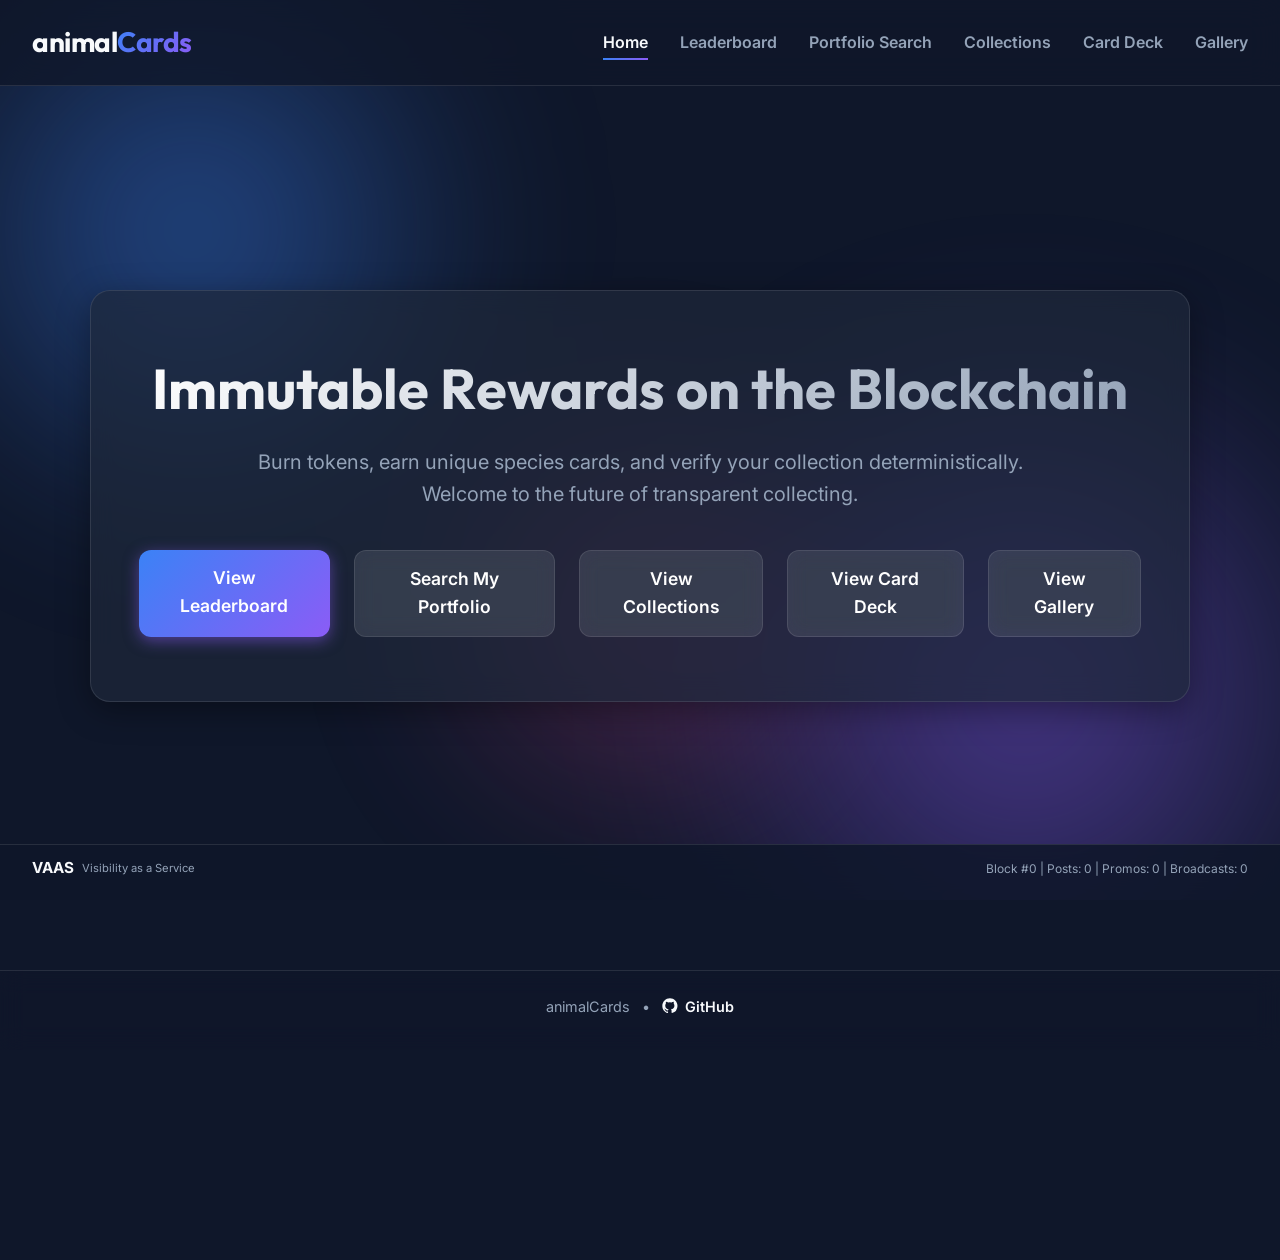
<file: index.html>
<!DOCTYPE html>
<html lang="en">
<head>
    <meta charset="UTF-8">
    <meta name="viewport" content="width=device-width, initial-scale=1.0">
    <meta name="description" content="Blockchain Wildlife Card System - View top token burners and search for earned wildlife cards verifiable on the Steem blockchain.">
    <title>animalCards</title>
    <link href="https://fonts.googleapis.com/css2?family=Inter:wght@300;400;600;800&family=Outfit:wght@400;700&display=swap" rel="stylesheet">
    <link rel="stylesheet" href="style.css?v=20">
    <link rel="stylesheet" href="vaas.css?v=2">
</head>
<body>
    <div class="background-blobs">
        <div class="blob blob-1"></div>
        <div class="blob blob-2"></div>
        <div class="blob blob-3"></div>
    </div>

    <header class="glass-header">
        <div class="container header-container">
            <a href="index.html" class="logo">animal<span>Cards</span></a>
            <nav class="nav-links">
                <a href="index.html" class="active">Home</a>
                <a href="leaderboard.html">Leaderboard</a>
                <a href="search.html">Portfolio Search</a>
                <a href="collections.html">Collections</a>
                <a href="deck.html">Card Deck</a>
                <a href="gallery.html">Gallery</a>
            </nav>
        </div>
    </header>

    <main class="container hero-section">
        <div class="hero-content glass-panel">
            <h2 class="hero-title">Immutable Rewards on the Blockchain</h2>
            <p class="hero-subtitle">Burn tokens, earn unique species cards, and verify your collection deterministically. Welcome to the future of transparent collecting.</p>
            <div class="hero-actions">
                <a href="leaderboard.html" class="btn btn-primary">View Leaderboard</a>
                <a href="search.html" class="btn btn-secondary">Search My Portfolio</a>
                <a href="collections.html" class="btn btn-secondary">View Collections</a>
                <a href="deck.html" class="btn btn-secondary">View Card Deck</a>
                <a href="gallery.html" class="btn btn-secondary">View Gallery</a>
            </div>
        </div>
    </main>

    <footer class="vaas-footer">
        <div class="container">
            <div id="vaas-mount"></div>
        </div>
    </footer>

    <footer class="site-footer">
        <div class="container footer-container">
            <span>animalCards</span>
            <span>•</span>
            <a href="https://github.com/remlaps/animalCards" target="_blank" rel="noopener noreferrer">
                <svg class="footer-github-icon" viewBox="0 0 24 24" fill="currentColor" aria-hidden="true">
                    <path d="M12 .5C5.7.5.5 5.7.5 12c0 5.1 3.3 9.4 7.9 10.9.6.1.8-.2.8-.6v-2c-3.2.7-3.9-1.5-3.9-1.5-.5-1.3-1.3-1.7-1.3-1.7-1-.7.1-.7.1-.7 1.2.1 1.8 1.2 1.8 1.2 1 1.8 2.7 1.3 3.4 1 .1-.8.4-1.3.7-1.6-2.5-.3-5.1-1.2-5.1-5.5 0-1.2.4-2.2 1.1-3-.1-.3-.5-1.4.1-2.9 0 0 .9-.3 3 1.1a10 10 0 0 1 5.5 0c2.1-1.4 3-1.1 3-1.1.6 1.5.2 2.6.1 2.9.7.8 1.1 1.8 1.1 3 0 4.3-2.6 5.2-5.1 5.5.4.3.8 1 .8 2.1v3c0 .3.2.7.8.6A11.5 11.5 0 0 0 23.5 12C23.5 5.7 18.3.5 12 .5z"/>
                </svg>
                GitHub
            </a>
        </div>
    </footer>

    <script src="header.js?v=1"></script>
    <script src="card-resolver.js?v=2"></script>
<script src="difficulty.js?v=6"></script>
    <script src="blockchain-api.js?v=46"></script>
    <script src="vaas.js?v=6"></script>
    <script>
        // Drop-in VAAS widget — adopts animalCards' glass design tokens.
        // scope: 'origin' shares one widget state across all animalCards pages
        // so the ticker stays consistent when navigating between them.
        VAAS.init({
            scope: 'origin',
            theme: {
                cardBg: 'var(--glass-bg)',
                muted: 'var(--text-secondary)',
                border: 'var(--glass-border)'
            }
        }).mount('#vaas-mount');
    </script>
</body>
</html>
</file>
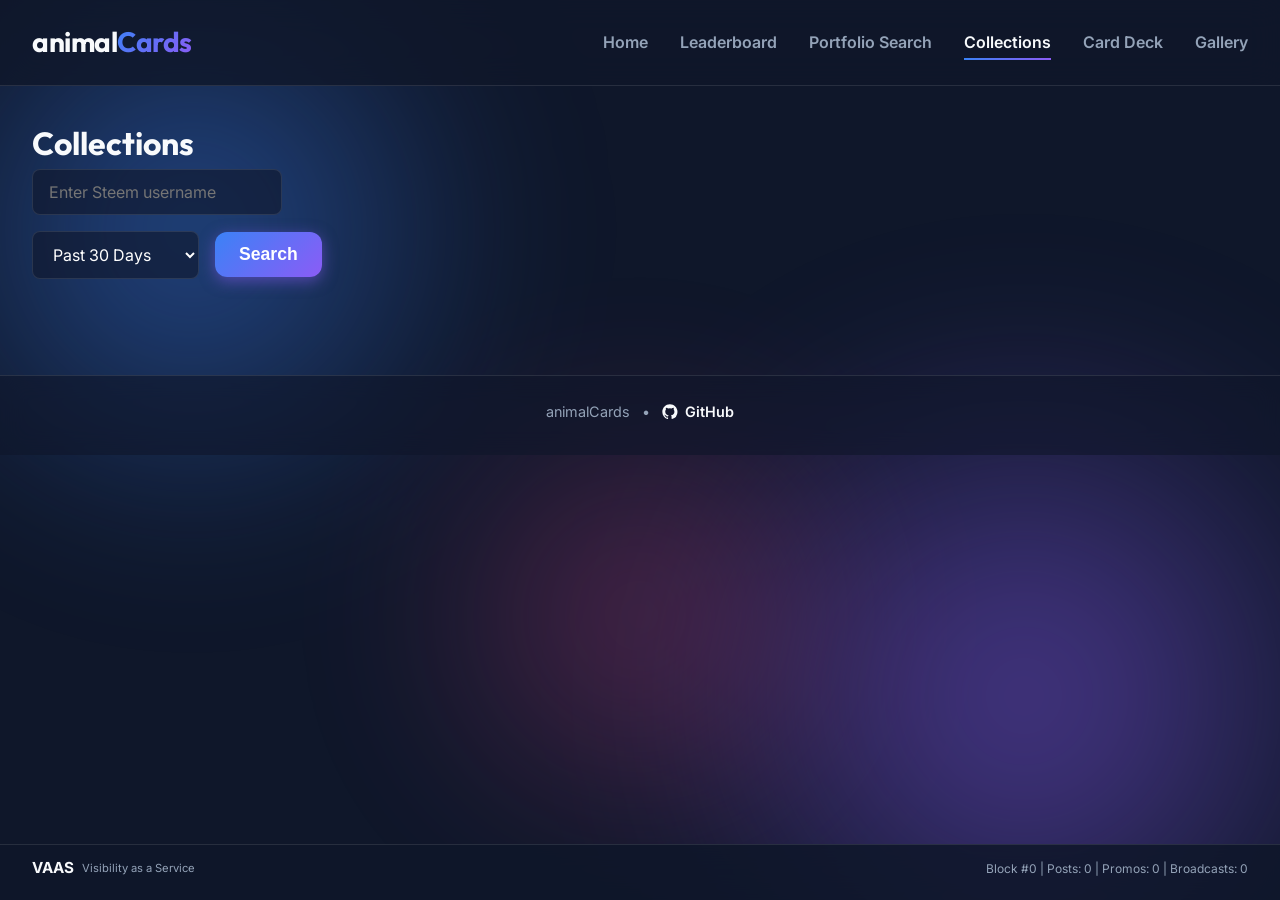
<file: collections.html>
<!DOCTYPE html>
<html lang="en">
<head>
    <meta charset="UTF-8">
    <meta name="viewport" content="width=device-width, initial-scale=1.0">
    <meta name="description" content="Track your animalCards collections \u2014 BurnMaxxer streak, rarity sets, and class sets.">
    <title>Collections - animalCards</title>
    <link href="https://fonts.googleapis.com/css2?family=Inter:wght@300;400;600;800&family=Outfit:wght@400;700&display=swap" rel="stylesheet">
    <link rel="stylesheet" href="style.css?v=20">
    <link rel="stylesheet" href="vaas.css?v=2">
    <style>
        .coll-page-header { flex-wrap: wrap; gap: 1.5rem; margin: 2rem 0; }
        .coll-page-title { font-family: 'Outfit', sans-serif; font-size: 2rem; font-weight: 700; }
        .coll-controls { display: flex; flex-wrap: wrap; gap: 1rem; align-items: center; }
        .coll-streak-card { background: var(--glass-bg); backdrop-filter: blur(12px); border: 1px solid var(--glass-border); border-radius: 16px; padding: 1.5rem 2rem; margin-bottom: 2rem; text-align: center; box-shadow: var(--glass-shadow); }
        .coll-streak-number { font-family: 'Outfit', sans-serif; font-size: 3.5rem; font-weight: 800; line-height: 1; }
        .coll-streak-label { color: var(--text-secondary); font-size: 0.95rem; margin-top: 0.25rem; }
        .coll-streak-days { font-size: 0.85rem; color: var(--text-secondary); }
        .coll-grid { display: grid; grid-template-columns: repeat(auto-fill, minmax(340px, 1fr)); gap: 1.25rem; margin-bottom: 2rem; }
        .coll-card { background: var(--glass-bg); backdrop-filter: blur(12px); border: 1px solid var(--glass-border); border-radius: 16px; padding: 1.25rem; box-shadow: var(--glass-shadow); }
        .coll-card-header { font-family: 'Outfit', sans-serif; font-size: 1.15rem; font-weight: 700; margin-bottom: 0.5rem; display: flex; align-items: center; justify-content: space-between; }
        .coll-card-sub { font-size: 0.82rem; color: var(--text-secondary); margin-bottom: 0.75rem; }
        .coll-progress-bar-bg { width: 100%; height: 10px; background: rgba(255,255,255,0.08); border-radius: 5px; overflow: hidden; margin-bottom: 0.75rem; }
        .coll-progress-bar-fill { height: 100%; border-radius: 5px; transition: width 0.4s ease; }
        .fill-Common   { background: #64748b; }
        .fill-Rare     { background: #3b82f6; }
        .fill-Epic     { background: #8b5cf6; }
        .fill-Legendary { background: #f59e0b; }
        .fill-Mythic   { background: #ef4444; }
        .fill-Bird     { background: #3b82f6; }
        .fill-Mammal   { background: #10b981; }
        .fill-Fish     { background: #06b6d4; }
        .fill-Reptile  { background: #f59e0b; }
        .fill-Deck    { background: linear-gradient(90deg, #64748b, #3b82f6, #8b5cf6, #f59e0b, #ef4444); }
        .coll-card-list { font-size: 0.82rem; line-height: 1.6; }
        .coll-card-list li { padding: 0.15rem 0; }
        .coll-owned { color: var(--text-primary); }
        .coll-missing { color: var(--text-secondary); opacity: 0.6; }
        .coll-separator { border: none; border-top: 1px solid var(--glass-border); margin: 0.75rem 0; }
        .coll-details { margin-top: 0.5rem; font-size: 0.82rem; }
        .coll-details summary { cursor: pointer; color: var(--text-secondary); user-select: none; padding: 0.15rem 0; font-size: 0.78rem; }
        .coll-empty { grid-column: 1 / -1; text-align: center; padding: 3rem 1rem; color: var(--text-secondary); }
        @media (max-width: 600px) { .coll-grid { grid-template-columns: 1fr; } .coll-streak-number { font-size: 2.5rem; } }
        /* Sex-status table inside each collection's "Show cards" toggle */
        .coll-sex-table { width: 100%; border-collapse: collapse; font-size: 0.8rem; margin-top: 0.5rem; }
        .coll-sex-table th { text-align: center; padding: 0.35rem 0.4rem; border-bottom: 1px solid var(--glass-border); color: var(--text-secondary); font-weight: 600; white-space: nowrap; }
        .coll-sex-table th:first-child { text-align: left; }
        .coll-sex-table td { text-align: center; padding: 0.3rem 0.4rem; border-bottom: 1px solid rgba(255,255,255,0.05); }
        .coll-sex-table td.sex-species { text-align: left; }
        .coll-sex-table tr.sex-row-missing td { color: var(--text-secondary); opacity: 0.55; }
        .sex-yes { color: #22c55e; font-weight: 700; }
        .sex-no { color: #94a3b8; }
        .sex-na { color: var(--text-secondary); opacity: 0.45; }
    </style>
</head>
<body>
    <div class="background-blobs">
        <div class="blob blob-1"></div>
        <div class="blob blob-2"></div>
        <div class="blob blob-3"></div>
    </div>

    <header class="glass-header">
        <div class="container header-container">
            <a href="index.html" class="logo">animal<span>Cards</span></a>
            <nav class="nav-links">
                <a href="index.html">Home</a>
                <a href="leaderboard.html">Leaderboard</a>
                <a href="search.html">Portfolio Search</a>
                <a href="collections.html" class="active">Collections</a>
                <a href="deck.html">Card Deck</a>
                <a href="gallery.html">Gallery</a>
            </nav>
        </div>
    </header>

    <main class="container">
        <div class="page-layout">
            <aside id="difficulty-dashboard" class="difficulty-dashboard difficulty-sidebar">
            </aside>
            <div class="page-content">
                <div class="coll-page-header">
                    <h2 class="coll-page-title">Collections</h2>
                    <form id="collections-form" class="coll-controls">
                        <input type="text" id="account-input" class="search-input" placeholder="Enter Steem username" required>
                        <select id="time-filter" class="time-select">
                            <option value="86400000">Past 1 Day</option>
                            <option value="604800000">Past 7 Days</option>
                            <option value="2592000000" selected>Past 30 Days</option>
                            <option value="7776000000">Past 90 Days</option>
                            <option value="31536000000">Past 1 Year</option>
                            <option value="0">All Time (Slow)</option>
                        </select>
                        <button type="submit" class="btn btn-primary" style="padding: 0.75rem 1.5rem;">Search</button>
                    </form>
                </div>

                <div id="loading" class="loader-container" style="display: none;">
                    <div class="spinner"></div>
                    <p id="loading-status">Scanning blockchain for earned cards...</p>
                    <p id="loading-progress" style="color: var(--text-secondary); font-size: 0.9rem;"></p>
                    <p id="loading-error" class="status-message" style="color: #ef4444; display: none;"></p>
                </div>

                <div id="collections-content" style="display: none;">
                    <div id="streak-section" class="coll-streak-card"></div>

                    <h3 style="font-family: 'Outfit'; font-size: 1.4rem; margin-bottom: 1rem;">Entire Deck</h3>
                    <p style="color: var(--text-secondary); font-size: 0.85rem; margin-bottom: 1rem;">All cards in the current deck.</p>
                    <div id="deck-collection" class="coll-grid" style="grid-template-columns: 1fr;">
                        <!-- Populated via JS -->
                    </div>

                    <h3 style="font-family: 'Outfit'; font-size: 1.4rem; margin-bottom: 1rem;">Rarity Collections</h3>
                    <p style="color: var(--text-secondary); font-size: 0.85rem; margin-bottom: 1rem;">All cards of a given rarity in the current deck.</p>
                    <div id="rarity-collections" class="coll-grid"></div>

                    <h3 style="font-family: 'Outfit'; font-size: 1.4rem; margin-bottom: 1rem; margin-top: 2rem;">Class Collections</h3>
                    <p style="color: var(--text-secondary); font-size: 0.85rem; margin-bottom: 1rem;">All cards of a given class in the current deck.</p>
                    <div id="class-collections" class="coll-grid"></div>
                </div>
            </div>
        </div>
    </main>
<footer class="vaas-footer">
        <div class="container">
            <div id="vaas-mount"></div>
        </div>
    </footer>

    <footer class="site-footer">
        <div class="container footer-container">
            <span>animalCards</span>
            <span>&bull;</span>
            <a href="https://github.com/remlaps/animalCards" target="_blank" rel="noopener noreferrer">
                <svg class="footer-github-icon" viewBox="0 0 24 24" fill="currentColor" aria-hidden="true">
                    <path d="M12 .5C5.7.5.5 5.7.5 12c0 5.1 3.3 9.4 7.9 10.9.6.1.8-.2.8-.6v-2c-3.2.7-3.9-1.5-3.9-1.5-.5-1.3-1.3-1.7-1.3-1.7-1-.7.1-.7.1-.7 1.2.1 1.8 1.2 1.8 1.2 1 1.8 2.7 1.3 3.4 1 .1-.8.4-1.3.7-1.6-2.5-.3-5.1-1.2-5.1-5.5 0-1.2.4-2.2 1.1-3-.1-.3-.5-1.4.1-2.9 0 0 .9-.3 3 1.1a10 10 0 0 1 5.5 0c2.1-1.4 3-1.1 3-1.1.6 1.5.2 2.6.1 2.9.7.8 1.1 1.8 1.1 3 0 4.3-2.6 5.2-5.1 5.5.4.3.8 1 .8 2.1v3c0 .3.2.7.8.6A11.5 11.5 0 0 0 23.5 12C23.5 5.7 18.3.5 12 .5z"/>
                </svg>
                GitHub
            </a>
        </div>
    </footer>

    <script src="header.js?v=1"></script>
    <script src="card-resolver.js?v=2"></script>
    <script src="difficulty.js?v=6"></script>
    <script src="blockchain-api.js?v=46"></script>
    <script src="vendor/html-to-image.js?v=1"></script>
    <script src="vendor/jszip.min.js?v=1"></script>
    <script src="card-export.js?v=16"></script>
    <script src="collections.js?v=9"></script>
    <script src="vaas.js?v=6"></script>
    <script>
        VAAS.init({
            scope: 'origin',
            theme: {
                cardBg: 'var(--glass-bg)',
                muted: 'var(--text-secondary)',
                border: 'var(--glass-border)'
            }
        }).mount('#vaas-mount');
    </script>
</body>
</html>
</file>
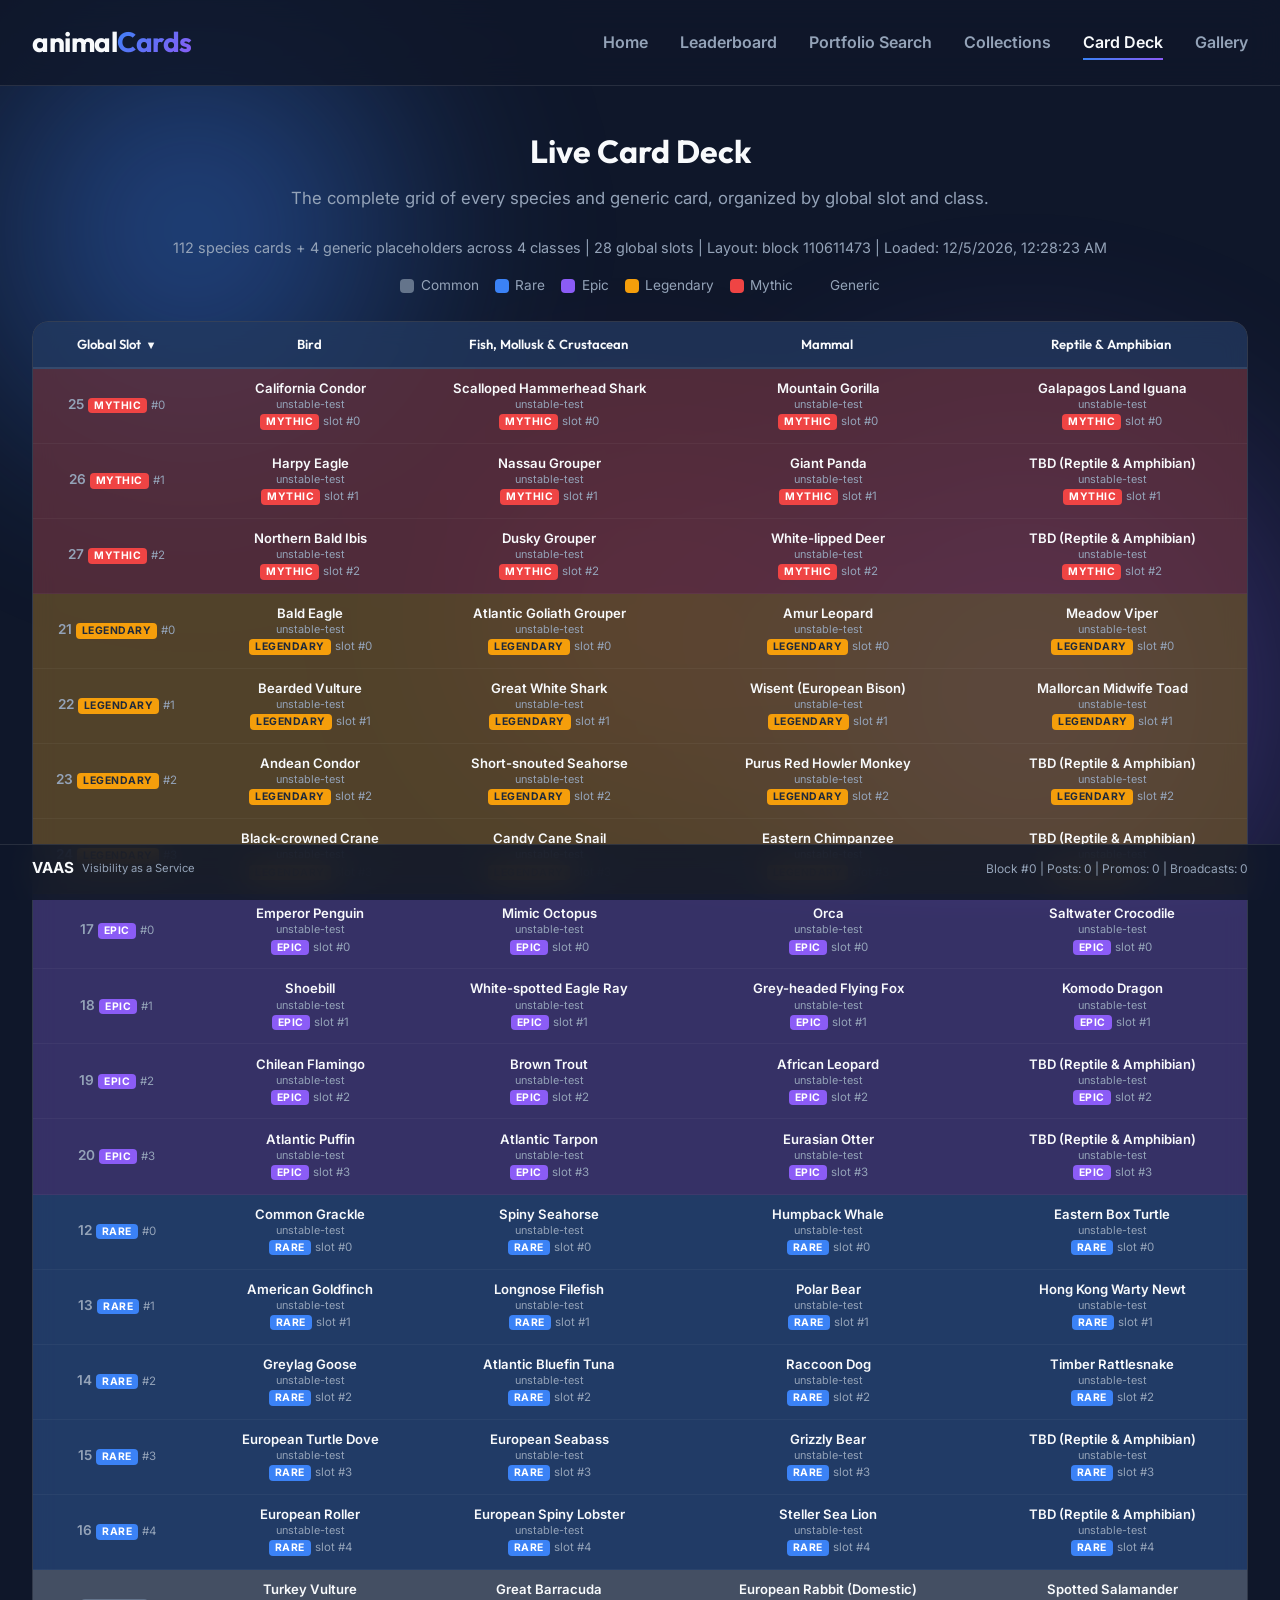
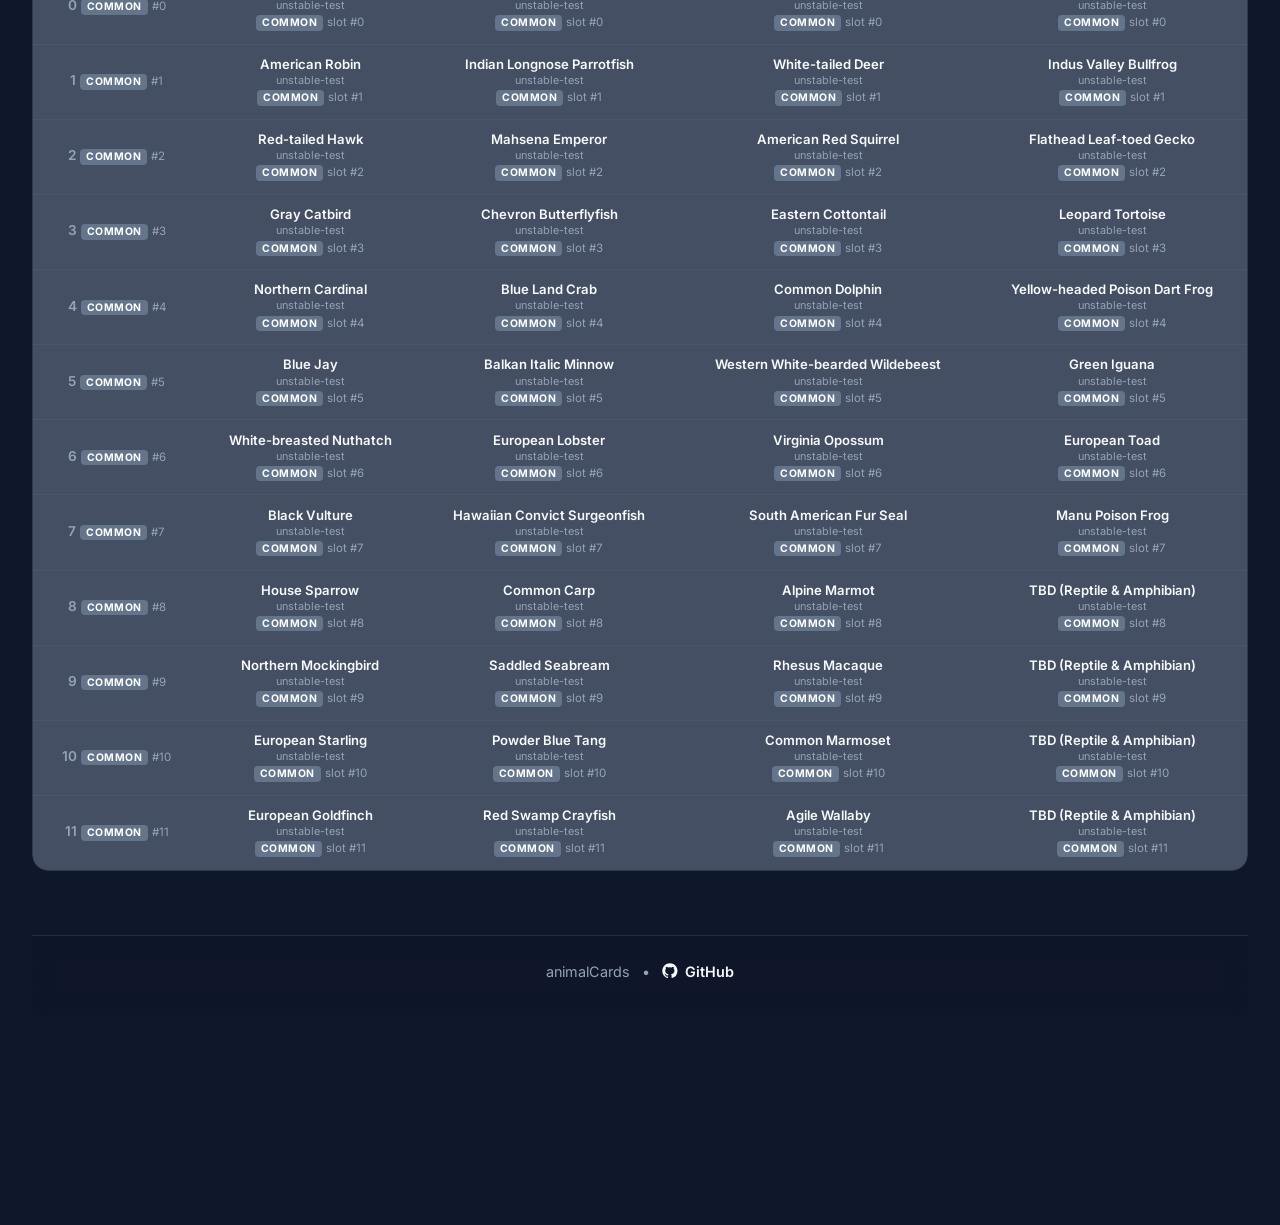
<file: deck.html>
<!DOCTYPE html>
<html lang="en">
<head>
    <meta charset="UTF-8">
    <meta name="viewport" content="width=device-width, initial-scale=1.0">
    <meta name="description" content="Live animalCards deck grid.">
    <title>Card Deck - animalCards</title>
    <link href="https://fonts.googleapis.com/css2?family=Inter:wght@300;400;600;800&family=Outfit:wght@400;700&display=swap" rel="stylesheet">
    <link rel="stylesheet" href="style.css?v=20">
    <link rel="stylesheet" href="vaas.css?v=2">
    <style>
        .deck-header { text-align: center; margin: 2.5rem 0 1.5rem; }
        .deck-header h2 { font-family: 'Outfit', sans-serif; font-size: 2rem; font-weight: 700; margin-bottom: 0.5rem; }
        .deck-header p { color: var(--text-secondary); font-size: 1.05rem; }
        .deck-summary { text-align: center; color: var(--text-secondary); font-size: 0.9rem; margin-bottom: 1rem; }
        .deck-legend { display: flex; flex-wrap: wrap; gap: 1rem; justify-content: center; margin-bottom: 1.5rem; }
        .deck-legend-item { display: flex; align-items: center; gap: 0.4rem; font-size: 0.85rem; color: var(--text-secondary); }
        .deck-legend-swatch { width: 14px; height: 14px; border-radius: 4px; flex-shrink: 0; }
        .deck-table-container { overflow-x: auto; -webkit-overflow-scrolling: touch; margin-bottom: 2rem; border-radius: 16px; }
        .deck-table { width: 100%; min-width: 900px; border-collapse: separate; border-spacing: 0; background: var(--glass-bg); backdrop-filter: blur(12px); border: 1px solid var(--glass-border); border-radius: 16px; overflow: hidden; font-size: 0.82rem; }
        .deck-table th { background: rgba(59,130,246,0.15); padding: 0.75rem 0.6rem; font-family: 'Outfit', sans-serif; font-weight: 600; text-align: center; border-bottom: 2px solid var(--glass-border); white-space: nowrap; }
        .deck-table th:first-child { text-align: center; min-width: 70px; }
        .deck-table td { padding: 0.5rem 0.4rem; text-align: center; border-bottom: 1px solid rgba(255,255,255,0.04); vertical-align: middle; line-height: 1.3; }
        .deck-table tr:last-child td { border-bottom: none; }
        .deck-table tr:hover td { background: rgba(255,255,255,0.03); }
        .slot-label { font-weight: 600; font-size: 0.85rem; color: var(--text-secondary); white-space: nowrap; }
        .slot-rarity-badge { display: inline-block; padding: 1px 6px; border-radius: 4px; font-size: 0.65rem; font-weight: 700; text-transform: uppercase; letter-spacing: 0.5px; margin-bottom: 2px; }
        .cell-card { padding: 0.2rem 0; }
        .cell-card.released { color: var(--text-primary); }
        .cell-card.generic { color: var(--text-secondary); font-style: italic; }
        .cell-species { font-weight: 600; font-size: 0.82rem; }
        .cell-in-slot { font-size: 0.72rem; color: var(--text-secondary); }
        .cell-generation { font-size: 0.68rem; color: var(--text-secondary); margin-bottom: 1px; }
        .rarity-Common  { background: rgba(148,163,184,0.35); }
        .rarity-Rare    { background: rgba(59,130,246,0.25); }
        .rarity-Epic    { background: rgba(139,92,246,0.25); }
        .rarity-Legendary { background: rgba(245,158,11,0.25); }
        .rarity-Mythic  { background: rgba(239,68,68,0.25); }
        .badge-Common    { background: #64748b; color: #fff; }
        .badge-Rare      { background: #3b82f6; color: #fff; }
        .badge-Epic      { background: #8b5cf6; color: #fff; }
        .badge-Legendary { background: #f59e0b; color: #1e293b; }
        .badge-Mythic    { background: #ef4444; color: #fff; }
        .badge-Generic   { background: #475569; color: #94a3b8; }
        .swatch-Common    { background: #64748b; }
        .swatch-Rare      { background: #3b82f6; }
        .swatch-Epic      { background: #8b5cf6; }
        .swatch-Legendary { background: #f59e0b; }
        .swatch-Mythic    { background: #ef4444; }
        .empty-cell { color: rgba(148,163,184,0.3); font-size: 0.75rem; }
        .deck-table th.sortable { cursor: pointer; user-select: none; }
        .deck-table th.sortable:hover { background: rgba(59,130,246,0.25); }
        .deck-table th.sortable .sort-indicator { font-size: 0.7rem; margin-left: 2px; opacity: 0.6; }
        .deck-table th.sortable.active-sort .sort-indicator { opacity: 1; }
        @media (max-width: 768px) {
            .deck-header h2 { font-size: 1.5rem; }
            .deck-table { font-size: 0.72rem; }
            .deck-table th, .deck-table td { padding: 0.4rem 0.3rem; }
            .slot-label { font-size: 0.75rem; }
            .cell-species { font-size: 0.72rem; }
        }
    </style>
</head>
<body>
    <div class="background-blobs">
        <div class="blob blob-1"></div>
        <div class="blob blob-2"></div>
        <div class="blob blob-3"></div>
    </div>
    <header class="glass-header">
        <div class="container header-container">
            <a href="index.html" class="logo">animal<span>Cards</span></a>
            <nav class="nav-links">
                <a href="index.html">Home</a>
                <a href="leaderboard.html">Leaderboard</a>
                <a href="search.html">Portfolio Search</a>
                <a href="collections.html">Collections</a>
                <a href="deck.html" class="active">Card Deck</a>
                <a href="gallery.html">Gallery</a>
            </nav>
        </div>
    </header>
    <main class="container">
        <div class="deck-header">
            <h2>Live Card Deck</h2>
            <p>The complete grid of every species and generic card, organized by global slot and class.</p>
        </div>
        <div id="deck-summary" class="deck-summary"></div>
        <div id="deck-legend" class="deck-legend"></div>
        <div id="deck-table-container" class="deck-table-container">
            <div class="loader-container">
                <div class="spinner"></div>
                <p>Loading card deck...</p>
            </div>
        </div>
<footer class="vaas-footer">
        <div class="container">
            <div id="vaas-mount"></div>
        </div>
    </footer>
    <footer class="site-footer">
        <div class="container footer-container">
            <span>animalCards</span>
            <span>&bull;</span>
            <a href="https://github.com/remlaps/animalCards" target="_blank" rel="noopener noreferrer">
                <svg class="footer-github-icon" viewBox="0 0 24 24" fill="currentColor" aria-hidden="true">
                    <path d="M12 .5C5.7.5.5 5.7.5 12c0 5.1 3.3 9.4 7.9 10.9.6.1.8-.2.8-.6v-2c-3.2.7-3.9-1.5-3.9-1.5-.5-1.3-1.3-1.7-1.3-1.7-1-.7.1-.7.1-.7 1.2.1 1.8 1.2 1.8 1.2 1 1.8 2.7 1.3 3.4 1 .1-.8.4-1.3.7-1.6-2.5-.3-5.1-1.2-5.1-5.5 0-1.2.4-2.2 1.1-3-.1-.3-.5-1.4.1-2.9 0 0 .9-.3 3 1.1a10 10 0 0 1 5.5 0c2.1-1.4 3-1.1 3-1.1.6 1.5.2 2.6.1 2.9.7.8 1.1 1.8 1.1 3 0 4.3-2.6 5.2-5.1 5.5.4.3.8 1 .8 2.1v3c0 .3.2.7.8.6A11.5 11.5 0 0 0 23.5 12C23.5 5.7 18.3.5 12 .5z"/>
                </svg>
                GitHub
            </a>
        </div>
    </footer>
    <script src="header.js?v=1"></script>
    <script src="card-resolver.js?v=2"></script>
    <script src="difficulty.js?v=6"></script>
    <script src="vaas.js?v=6"></script>
    <script>
        // VAAS widget
        VAAS.init({
            scope: 'origin',
            theme: {
                cardBg: 'var(--glass-bg)',
                muted: 'var(--text-secondary)',
                border: 'var(--glass-border)'
            }
        }).mount('#vaas-mount');

        const RARITY_NAMES = ['Common', 'Rare', 'Epic', 'Legendary', 'Mythic'];
        const RARITY_WEIGHT = { Common: 16, Rare: 8, Epic: 4, Legendary: 2, Mythic: 1 };
        const RARITY_RANK = { Common: 0, Rare: 1, Epic: 2, Legendary: 3, Mythic: 4 };

        // Build RARITY_RANGES from a slot_layouts entry (or default 31-slot layout)
        function buildRanges(layout) {
            var ranges = [];
            var start = 0;
            for (var i = 0; i < RARITY_NAMES.length; i++) {
                var r = RARITY_NAMES[i];
                var count = (layout && layout[r] != null) ? layout[r] : 16;
                ranges.push({ rarity: r, start: start, end: start + count });
                start += count;
            }
            return ranges;
        }

        function gsRarity(ranges, gs) { for (var r of ranges) { if (gs >= r.start && gs < r.end) return r.rarity; } return null; }
        function gsInSlot(ranges, gs) { for (var r of ranges) { if (gs >= r.start && gs < r.end) return gs - r.start; } return null; }

        async function loadDeck() {
            try {
                const res = await fetch('cards-config.json?v=' + Date.now());
                const config = await res.json();
                const classes = Object.keys(config.class_weights || {}).sort(function (a, b) { return a.localeCompare(b); });
                const cards = config.cards || [];

                // Pick the last slot_layouts entry (highest block number) for display
                var layout = null;
                if (Array.isArray(config.slot_layouts) && config.slot_layouts.length > 0) {
                    layout = config.slot_layouts[config.slot_layouts.length - 1];
                }
                const ranges = buildRanges(layout);
                const totalSlots = ranges.reduce(function(acc, r) { return acc + (r.end - r.start); }, 0);

                const cardIndex = {};
                const genericsByClass = {};
                for (const c of cards) {
                    if (c.is_generic) { genericsByClass[c.class] = c; }
                    else { cardIndex[c.class + '|' + c.rarity + '|' + c.slot] = c; }
                }

                // Build row data objects
                const rows = [];
                let releasedCount = 0;
                for (let gs = 0; gs < totalSlots; gs++) {
                    const rarity = gsRarity(ranges, gs);
                    if (!rarity) continue;
                    const inSlot = gsInSlot(ranges, gs);
                    const cells = {};
                    for (const cls of classes) {
                        const key = cls + '|' + rarity + '|' + inSlot;
                        const card = cardIndex[key];
                        const generic = genericsByClass[cls];
                        if (card) {
                            releasedCount++;
                            cells[cls] = { type: 'released', species: card.species, generation: card.generation, rarity: rarity, inSlot: inSlot };
                        } else if (generic) {
                            cells[cls] = { type: 'generic', species: generic.species, generation: generic.generation };
                        } else {
                            cells[cls] = { type: 'empty' };
                        }
                    }
                    rows.push({ gs: gs, rarity: rarity, inSlot: inSlot, cells: cells });
                }

                // ----- SORTING -----
                let sortColumn = 'rarity';   // default: sort by rarity
                let sortAsc = false;          // default: Mythic (rank 4) first = descending

                function cellSortValue(row, col) {
                    if (col === 'gs') return row.gs;
                    if (col === 'rarity') return RARITY_RANK[row.rarity];
                    // Class column: released < generic < empty; within same tier sort by species
                    const cell = row.cells[col];
                    if (cell.type === 'released') return { tier: 0, species: cell.species.toLowerCase() };
                    if (cell.type === 'generic')  return { tier: 1, species: cell.species.toLowerCase() };
                    return { tier: 2, species: '' };
                }

                function compareRows(a, b) {
                    const va = cellSortValue(a, sortColumn);
                    const vb = cellSortValue(b, sortColumn);
                    let cmp;
                    if (sortColumn === 'gs' || sortColumn === 'rarity') {
                        cmp = va - vb;
                    } else {
                        cmp = va.tier - vb.tier;
                        if (cmp === 0) cmp = va.species.localeCompare(vb.species);
                    }
                    cmp = sortAsc ? cmp : -cmp;
                    if (cmp === 0) cmp = a.gs - b.gs;   // secondary sort by slot
                    return cmp;
                }

                function renderTable() {
                    const sorted = [...rows].sort(compareRows);
                    let html = '<table class="deck-table"><thead><tr>';
                    html += '<th class="sortable" data-col="rarity">Global Slot <span class="sort-indicator"></span></th>';
                    for (const cls of classes) {
                        html += '<th class="sortable" data-col="' + cls + '">' + cls + ' <span class="sort-indicator"></span></th>';
                    }
                    html += '</tr></thead><tbody>';
                    for (const row of sorted) {
                        html += '<tr class="band-' + row.rarity.toLowerCase() + '">';
                        html += '<td class="rarity-' + row.rarity + '"><span class="slot-label">' + row.gs + '</span> <span class="slot-rarity-badge badge-' + row.rarity + '">' + row.rarity + '</span> <span class="cell-in-slot">#' + row.inSlot + '</span></td>';
                        for (const cls of classes) {
                            const cell = row.cells[cls];
                            html += '<td class="rarity-' + row.rarity + '">';
                            if (cell.type === 'released') {
                                html += '<div class="cell-card released"><div class="cell-species">' + cell.species + '</div><div class="cell-generation">' + cell.generation + '</div><div><span class="slot-rarity-badge badge-' + cell.rarity + '">' + cell.rarity + '</span> <span class="cell-in-slot">slot #' + cell.inSlot + '</span></div></div>';
                            } else if (cell.type === 'generic') {
                                html += '<div class="cell-card generic"><div class="cell-species">' + cell.species + '</div><div class="cell-generation">' + cell.generation + '</div><div><span class="slot-rarity-badge badge-Generic">GENERIC</span> <span class="cell-in-slot">slot #' + row.inSlot + '</span></div></div>';
                            } else {
                                html += '<div class="empty-cell">&mdash;</div>';
                            }
                            html += '</td>';
                        }
                        html += '</tr>';
                    }
                    html += '</tbody></table>';
                    document.getElementById('deck-table-container').innerHTML = html;

                    // Update sort indicators and active class
                    document.querySelectorAll('.deck-table th.sortable').forEach(function(th) {
                        const col = th.dataset.col;
                        const indicator = th.querySelector('.sort-indicator');
                        if (col === sortColumn) {
                            th.classList.add('active-sort');
                            indicator.textContent = sortAsc ? ' ▲' : ' ▼';
                        } else {
                            th.classList.remove('active-sort');
                            indicator.textContent = '';
                        }
                    });

                    // Attach click handlers
                    document.querySelectorAll('.deck-table th.sortable').forEach(function(th) {
                        th.addEventListener('click', function() {
                            const col = this.dataset.col;
                            if (col === sortColumn) {
                                sortAsc = !sortAsc;
                            } else {
                                sortColumn = col;
                                if (col === 'rarity') sortAsc = false;
                                else sortAsc = true;
                            }
                            renderTable();
                        });
                    });
                }

                // Render with default sort (by rarity, Mythic first)
                renderTable();

                // Legend and summary
                var legendHtml = '';
                for (var i = 0; i < RARITY_NAMES.length; i++) {
                    legendHtml += '<span class="deck-legend-item"><span class="deck-legend-swatch swatch-' + RARITY_NAMES[i] + '"></span>' + RARITY_NAMES[i] + '</span>';
                }
                legendHtml += '<span class="deck-legend-item"><span class="deck-legend-swatch swatch-Generic"></span>Generic</span>';
                document.getElementById('deck-legend').innerHTML = legendHtml;
                document.getElementById('deck-summary').textContent = releasedCount + ' species cards + ' + Object.keys(genericsByClass).length + ' generic placeholders across ' + classes.length + ' classes | ' + totalSlots + ' global slots | Layout: ' + (layout && layout.block != null ? 'block ' + layout.block : 'default') + ' | Loaded: ' + new Date().toLocaleString();
            } catch (e) {
                document.getElementById('deck-table-container').innerHTML = '<div class="glass-panel" style="padding:2rem;text-align:center;color:#ef4444;"><p>Failed to load card deck: ' + e.message + '</p></div>';
            }
        }
        loadDeck();
    </script>
</body>
</html>
    </main>
</file>
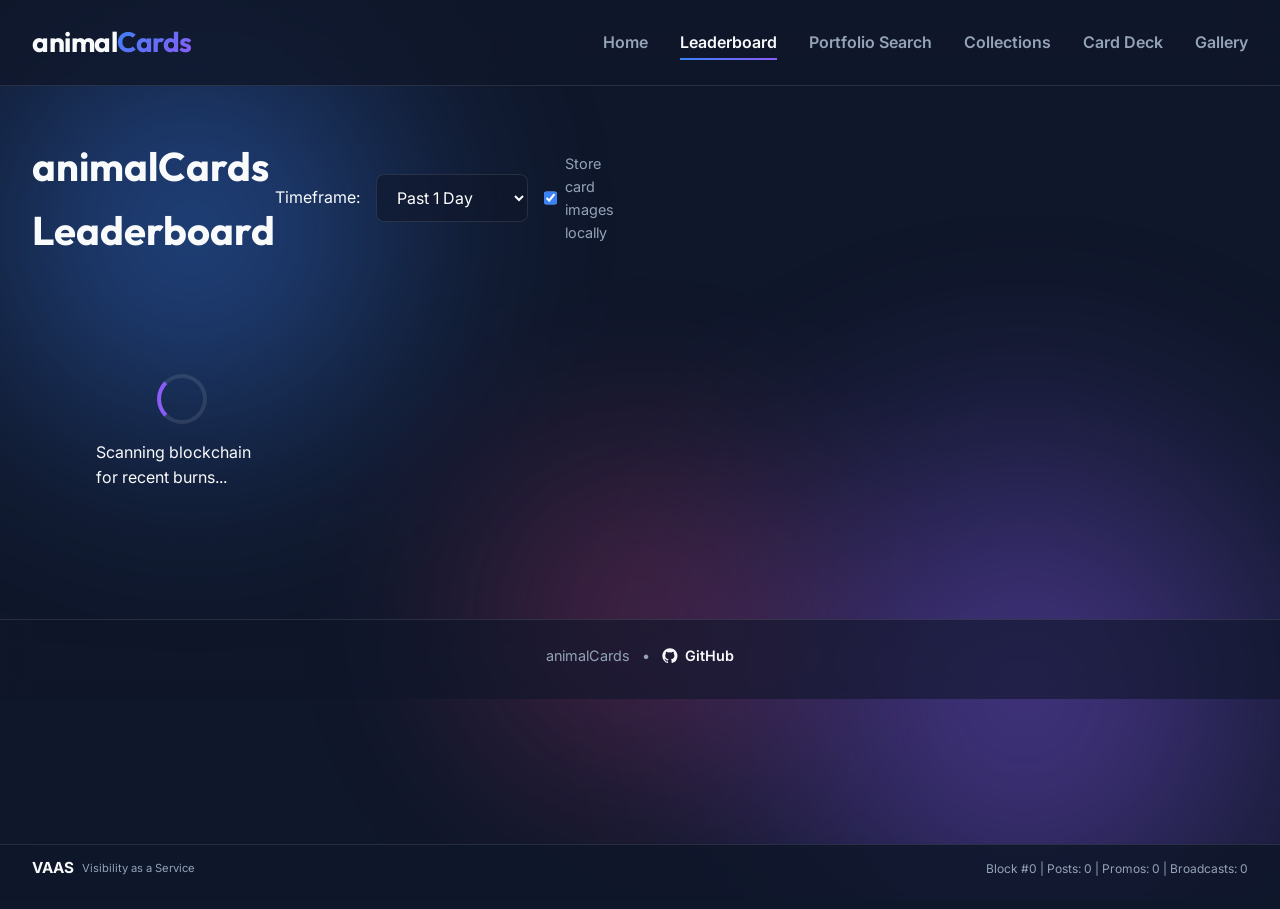
<file: leaderboard.html>
<!DOCTYPE html>
<html lang="en">
<head>
    <meta charset="UTF-8">
    <meta name="viewport" content="width=device-width, initial-scale=1.0">
    <title>Leaderboard - animalCards</title>
    <link href="https://fonts.googleapis.com/css2?family=Inter:wght@300;400;600;800&family=Outfit:wght@400;700&display=swap" rel="stylesheet">
    <link rel="stylesheet" href="style.css?v=24">
    <link rel="stylesheet" href="vaas.css?v=2">
</head>
<body>
    <div class="background-blobs">
        <div class="blob blob-1"></div>
        <div class="blob blob-2"></div>
        <div class="blob blob-3"></div>
    </div>

    <header class="glass-header">
        <div class="container header-container">
            <a href="index.html" class="logo">animal<span>Cards</span></a>
            <nav class="nav-links">
                <a href="index.html">Home</a>
                <a href="leaderboard.html" class="active">Leaderboard</a>
                <a href="search.html">Portfolio Search</a>
                <a href="collections.html">Collections</a>
                <a href="deck.html">Card Deck</a>
                <a href="gallery.html">Gallery</a>
            </nav>
        </div>
    </header>

    <main class="container">
        <div class="page-layout">
            <aside id="difficulty-dashboard" class="difficulty-dashboard difficulty-sidebar">
                <!-- Populated via JS -->
            </aside>
            <div class="page-content">
        <div class="page-header">
            <h2 class="page-title">animalCards Leaderboard</h2>
            <div class="controls-section">
                <label for="time-filter">Timeframe:</label>
                <select id="time-filter" class="time-select">
                    <option value="3600000">Past 1 Hour</option>
                    <option value="86400000" selected>Past 1 Day</option>
                    <option value="604800000">Past 7 Days</option>
                    <option value="2592000000">Past 30 Days</option>
                    <option value="7776000000">Past 90 Days</option>
                    <option value="31536000000">Past 1 Year</option>
                </select>

                <label class="store-images-toggle" title="Keep card images in your browser and load them from there first">
                    <input type="checkbox" data-store-images-toggle checked>
                    Store card images locally
                </label>
            </div>
        </div>

        <div id="loading" class="loader-container">
            <div class="spinner"></div>
            <p id="loading-status">Scanning blockchain for recent burns...</p>
            <p id="loading-error" class="status-message" style="color: #ef4444; display: none;"></p>
        </div>

        <div id="leaderboard-content" style="display: none;">
            <h3 style="margin-bottom: 1.5rem; font-family: 'Outfit';">Current Streaks — Top 10</h3>
<div id="streaks-grid" style="display: grid; grid-template-columns: repeat(auto-fill, minmax(200px, 1fr)); gap: 0.75rem; margin-bottom: 2rem;">
    <!-- Populated via JS -->
</div><section class="lb-section" id="summary-section">
<h3 class="lb-section-header" id="summary-table-toggle" role="button" aria-expanded="true" tabindex="0" style="margin-bottom: 1.5rem; font-family: 'Outfit';">Summary Table — Top 10 <span class="lb-chevron" aria-hidden="true"></span></h3>
            <div class="lb-section-content">
                <div class="leaderboard-table-container">
                <table class="leaderboard-table">
                    <thead>
                        <tr>
                            <th>Rank</th>
                            <th data-sort="account" class="sortable">Account</th>
                            <th data-sort="titles" class="sortable">Titles Won</th>
                            <th data-sort="weighted" class="sortable sort-active">Weighted</th>
                            <th data-sort="steem" class="sortable">Total STEEM</th>
                            <th data-sort="sbd" class="sortable">Total SBD</th>
                            <th data-sort="cards" class="sortable">Cards Won</th>
                        </tr>
                    </thead>
                    <tbody id="leaderboard-body">
                        <!-- Populated via JS -->
                    </tbody>
                </table>
            </div>
            </div>
        </section>
            
            <h3 style="margin-bottom: 1.5rem; font-family: 'Outfit';">Card Winners — Top 10</h3>
            <div id="recent-cards-grid">
                <!-- Populated via JS -->
            </div>
        </div>
            </div>
        </div>
    </main>

    <footer class="vaas-footer">
        <div class="container">
            <div id="vaas-mount"></div>
        </div>
    </footer>

    <footer class="site-footer">
        <div class="container footer-container">
            <span>animalCards</span>
            <span>•</span>
            <a href="https://github.com/remlaps/animalCards" target="_blank" rel="noopener noreferrer">
                <svg class="footer-github-icon" viewBox="0 0 24 24" fill="currentColor" aria-hidden="true">
                    <path d="M12 .5C5.7.5.5 5.7.5 12c0 5.1 3.3 9.4 7.9 10.9.6.1.8-.2.8-.6v-2c-3.2.7-3.9-1.5-3.9-1.5-.5-1.3-1.3-1.7-1.3-1.7-1-.7.1-.7.1-.7 1.2.1 1.8 1.2 1.8 1.2 1 1.8 2.7 1.3 3.4 1 .1-.8.4-1.3.7-1.6-2.5-.3-5.1-1.2-5.1-5.5 0-1.2.4-2.2 1.1-3-.1-.3-.5-1.4.1-2.9 0 0 .9-.3 3 1.1a10 10 0 0 1 5.5 0c2.1-1.4 3-1.1 3-1.1.6 1.5.2 2.6.1 2.9.7.8 1.1 1.8 1.1 3 0 4.3-2.6 5.2-5.1 5.5.4.3.8 1 .8 2.1v3c0 .3.2.7.8.6A11.5 11.5 0 0 0 23.5 12C23.5 5.7 18.3.5 12 .5z"/>
                </svg>
                GitHub
            </a>
    <script src="header.js?v=1"></script>
    <script src="card-resolver.js?v=2"></script>
<script src="difficulty.js?v=6"></script>
    <script src="blockchain-api.js?v=46"></script>
    <script src="vendor/html-to-image.js?v=1"></script>
    <script src="card-export.js?v=16"></script>
    <script src="leaderboard.js?v=29"></script>
    <script src="vaas.js?v=6"></script>
    <script>
        // Drop-in VAAS widget — adopts animalCards' glass design tokens.
        // scope: 'origin' shares one widget state across all animalCards pages
        // so the ticker stays consistent when navigating between them.
        VAAS.init({
            scope: 'origin',
            theme: {
                cardBg: 'var(--glass-bg)',
                muted: 'var(--text-secondary)',
                border: 'var(--glass-border)'
            }
        }).mount('#vaas-mount');
    </script>
</body>
</html>
</file>
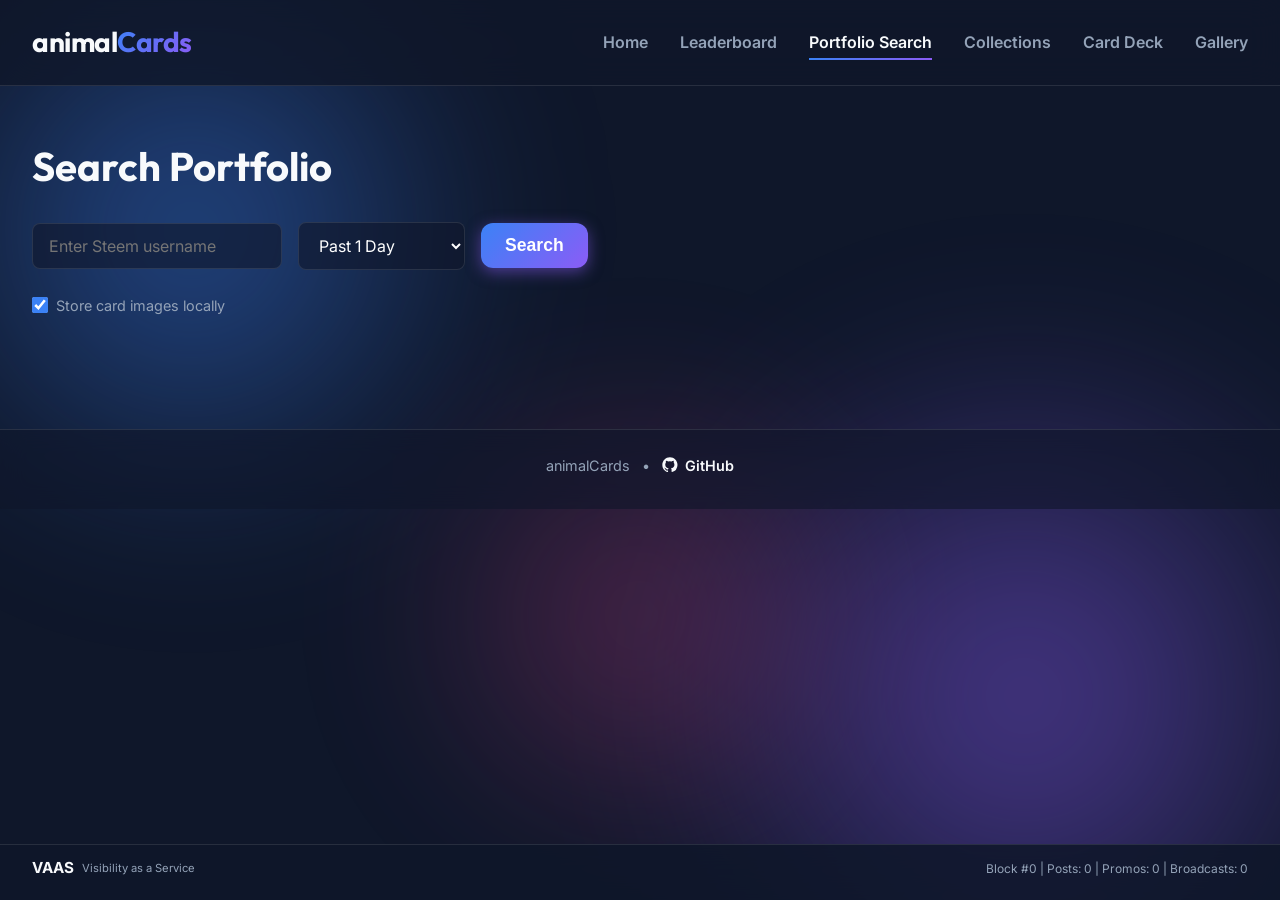
<file: search.html>
<!DOCTYPE html>
<html lang="en">
<head>
    <meta charset="UTF-8">
    <meta name="viewport" content="width=device-width, initial-scale=1.0">
    <title>Search Portfolio - animalCards</title>
    <link href="https://fonts.googleapis.com/css2?family=Inter:wght@300;400;600;800&family=Outfit:wght@400;700&display=swap" rel="stylesheet">
    <link rel="stylesheet" href="style.css?v=20">
    <link rel="stylesheet" href="vaas.css?v=2">
</head>
<body>
    <div class="background-blobs">
        <div class="blob blob-1"></div>
        <div class="blob blob-2"></div>
        <div class="blob blob-3"></div>
    </div>

    <header class="glass-header">
        <div class="container header-container">
            <a href="index.html" class="logo">animal<span>Cards</span></a>
            <nav class="nav-links">
                <a href="index.html">Home</a>
                <a href="leaderboard.html">Leaderboard</a>
                <a href="search.html" class="active">Portfolio Search</a>
                <a href="collections.html">Collections</a>
                <a href="deck.html">Card Deck</a>
                <a href="gallery.html">Gallery</a>
            </nav>
        </div>
    </header>

    <main class="container">
        <div class="page-layout">
            <aside id="difficulty-dashboard" class="difficulty-dashboard difficulty-sidebar">
                <!-- Populated via JS -->
            </aside>
            <div class="page-content">
        <div class="page-header" style="flex-wrap: wrap; gap: 1.5rem;">
            <h2 class="page-title">Search Portfolio</h2>
            
            <form id="search-form" class="controls-section">
                <input type="text" id="account-input" class="search-input" placeholder="Enter Steem username" required>
                
                <select id="time-filter" class="time-select">
                    <option value="86400000">Past 1 Day</option>
                    <option value="604800000">Past 7 Days</option>
                    <option value="2592000000">Past 30 Days</option>
                    <option value="7776000000">Past 90 Days</option>
                    <option value="31536000000">Past 1 Year</option>
                    <option value="0">All Time (Slow)</option>
                </select>

                <button type="submit" class="btn btn-primary" style="padding: 0.75rem 1.5rem;">Search</button>
            </form>

            <label class="store-images-toggle" title="Keep card images in your browser and load them from there first">
                <input type="checkbox" data-store-images-toggle checked>
                Store card images locally
            </label>
        </div>

        <div id="loading" class="loader-container" style="display: none;">
            <div class="spinner"></div>
            <p id="loading-status">Scanning blockchain for earned cards...</p>
            <p id="loading-progress" style="color: var(--text-secondary); font-size: 0.9rem;"></p>
            <p id="loading-error" class="status-message" style="color: #ef4444; display: none;"></p>
        </div>

        <div id="search-content" style="display: none;">
            <h3 id="portfolio-header" style="margin-bottom: 1.5rem; font-family: 'Outfit'; font-size: 1.75rem;"></h3>
            <p id="portfolio-stats" style="color: var(--text-secondary); margin-bottom: 1.5rem;"></p>

            <details id="portfolio-summary-wrapper" style="margin-bottom: 1.5rem;" open>
                <summary style="font-family: 'Outfit', sans-serif; font-size: 1.1rem; cursor: pointer; user-select: none; color: var(--text-primary); padding: 0.25rem 0; margin-bottom: 0.5rem;">Collected Cards Summary</summary>
                <div id="portfolio-summary">
                    <!-- Summary table populated via JS -->
                </div>
            </details>

            <div class="controls-section" id="view-toggle" style="display: none; margin-bottom: 1.5rem;">
                <span class="toolbar-label">View:</span>
                <button type="button" class="view-btn active" data-view="all">All Cards</button>
                <button type="button" class="view-btn" data-view="unique">Unique Cards</button>
            </div>

            <div class="controls-section" id="search-filters" style="display: none; flex-wrap: wrap; margin-bottom: 1.5rem;">
                <select id="filter-species" class="time-select" data-all-label="All Species"></select>
                <select id="filter-class" class="time-select" data-all-label="All Classes"></select>
                <select id="filter-rarity" class="time-select" data-all-label="All Rarities"></select>
                <select id="sort-by" class="time-select">
                    <option value="serial" id="sort-option-serial">Sort: Serial</option>
                    <option value="species">Sort: Species</option>
                    <option value="class">Sort: Class</option>
                    <option value="rarity">Sort: Rarity</option>
                    <option value="count">Sort: Count</option>
                </select>
                <button type="button" id="sort-dir" class="btn btn-secondary">Sort ▼</button>
                <button type="button" id="clear-filters" class="btn btn-secondary">Clear Filters</button>
                <button type="button" id="download-all" class="btn btn-secondary">Download all</button>
            </div>

            <div class="cards-grid" id="portfolio-grid">
                <!-- Populated via JS -->
            </div>
        </div>
            </div>
        </div>
    </main>

    <footer class="vaas-footer">
        <div class="container">
            <div id="vaas-mount"></div>
        </div>
    </footer>

    <footer class="site-footer">
        <div class="container footer-container">
            <span>animalCards</span>
            <span>•</span>
            <a href="https://github.com/remlaps/animalCards" target="_blank" rel="noopener noreferrer">
                <svg class="footer-github-icon" viewBox="0 0 24 24" fill="currentColor" aria-hidden="true">
                    <path d="M12 .5C5.7.5.5 5.7.5 12c0 5.1 3.3 9.4 7.9 10.9.6.1.8-.2.8-.6v-2c-3.2.7-3.9-1.5-3.9-1.5-.5-1.3-1.3-1.7-1.3-1.7-1-.7.1-.7.1-.7 1.2.1 1.8 1.2 1.8 1.2 1 1.8 2.7 1.3 3.4 1 .1-.8.4-1.3.7-1.6-2.5-.3-5.1-1.2-5.1-5.5 0-1.2.4-2.2 1.1-3-.1-.3-.5-1.4.1-2.9 0 0 .9-.3 3 1.1a10 10 0 0 1 5.5 0c2.1-1.4 3-1.1 3-1.1.6 1.5.2 2.6.1 2.9.7.8 1.1 1.8 1.1 3 0 4.3-2.6 5.2-5.1 5.5.4.3.8 1 .8 2.1v3c0 .3.2.7.8.6A11.5 11.5 0 0 0 23.5 12C23.5 5.7 18.3.5 12 .5z"/>
                </svg>
                GitHub
            </a>
        </div>
    </footer>

    <script src="header.js?v=1"></script>
    <script src="card-resolver.js?v=2"></script>
<script src="difficulty.js?v=6"></script>
    <script src="blockchain-api.js?v=46"></script>
    <script src="vendor/html-to-image.js?v=1"></script>
    <script src="vendor/jszip.min.js?v=1"></script>
    <script src="card-export.js?v=16"></script>
    <script src="search.js?v=39"></script>
    <script src="vaas.js?v=6"></script>
    <script>
        // Drop-in VAAS widget — adopts animalCards' glass design tokens.
        // scope: 'origin' shares one widget state across all animalCards pages
        // so the ticker stays consistent when navigating between them.
        VAAS.init({
            scope: 'origin',
            theme: {
                cardBg: 'var(--glass-bg)',
                muted: 'var(--text-secondary)',
                border: 'var(--glass-border)'
            }
        }).mount('#vaas-mount');
    </script>
</body>
</html>
</file>
<file: style.css>
:root {
    --bg-primary: #0f172a;
    --bg-secondary: #1e293b;
    --text-primary: #f8fafc;
    --text-secondary: #94a3b8;
    --accent-primary: #3b82f6;
    --accent-secondary: #8b5cf6;
    --accent-glow: rgba(139, 92, 246, 0.5);
    
    --glass-bg: rgba(30, 41, 59, 0.7);
    --glass-border: rgba(255, 255, 255, 0.1);
    --glass-shadow: 0 8px 32px 0 rgba(0, 0, 0, 0.37);
}

* {
    margin: 0;
    padding: 0;
    box-sizing: border-box;
}

body {
    font-family: 'Inter', sans-serif;
    background-color: var(--bg-primary);
    color: var(--text-primary);
    min-height: 100vh;
    overflow-x: hidden;
    position: relative;
    line-height: 1.6;
    padding-bottom: 210px; /* keep content/footer clear of the pinned VAAS bar */
}

/* Background Animations */
.background-blobs {
    position: fixed;
    top: 0;
    left: 0;
    width: 100vw;
    height: 100vh;
    z-index: -1;
    overflow: hidden;
}

.blob {
    position: absolute;
    filter: blur(80px);
    opacity: 0.5;
    animation: float 20s infinite alternate ease-in-out;
}

.blob-1 {
    top: -10%;
    left: -10%;
    width: 50vw;
    height: 50vw;
    background: radial-gradient(circle, var(--accent-primary) 0%, transparent 70%);
}

.blob-2 {
    bottom: -20%;
    right: -10%;
    width: 60vw;
    height: 60vw;
    background: radial-gradient(circle, var(--accent-secondary) 0%, transparent 70%);
    animation-delay: -5s;
}

.blob-3 {
    top: 40%;
    left: 30%;
    width: 40vw;
    height: 40vw;
    background: radial-gradient(circle, #ec4899 0%, transparent 70%);
    animation-delay: -10s;
    opacity: 0.3;
}

@keyframes float {
    0% { transform: translate(0, 0) scale(1); }
    33% { transform: translate(5%, 10%) scale(1.1); }
    66% { transform: translate(-5%, 5%) scale(0.9); }
    100% { transform: translate(0, 0) scale(1); }
}

/* Layout */
.container {
    width: 100%;
    max-width: 1800px;
    margin: 0 auto;
    padding: 0 2rem;
}

/* Logo as link */
a.logo {
    font-family: 'Outfit', sans-serif;
    font-size: 1.75rem;
    font-weight: 700;
    color: var(--text-primary);
    letter-spacing: -0.5px;
    text-decoration: none;
    cursor: pointer;
    transition: opacity 0.2s ease;
}
a.logo:hover {
    opacity: 0.85;
}
a.logo span {
    background: linear-gradient(135deg, var(--accent-primary), var(--accent-secondary));
    -webkit-background-clip: text;
    background-clip: text;
    -webkit-text-fill-color: transparent;
}

/* Collapsible summary for portfolio search */
#portfolio-summary-wrapper {
    background: var(--glass-bg);
    backdrop-filter: blur(12px);
    border: 1px solid var(--glass-border);
    border-radius: 12px;
    padding: 0.75rem 1rem;
    box-shadow: var(--glass-shadow);
}
#portfolio-summary-wrapper summary {
    font-family: 'Outfit', sans-serif;
    font-size: 1.1rem;
    cursor: pointer;
    user-select: none;
    color: var(--text-primary);
    padding: 0.25rem 0;
    margin-bottom: 0.5rem;
    transition: color 0.2s ease;
}
#portfolio-summary-wrapper summary:hover {
    color: var(--accent-primary);
}
#portfolio-summary-wrapper[open] summary {
    margin-bottom: 0.75rem;
}

/* Glassmorphism Classes */
.glass-panel {
    background: var(--glass-bg);
    backdrop-filter: blur(12px);
    -webkit-backdrop-filter: blur(12px);
    border: 1px solid var(--glass-border);
    border-radius: 20px;
    box-shadow: var(--glass-shadow);
}

.glass-header {
    background: rgba(15, 23, 42, 0.8);
    backdrop-filter: blur(16px);
    border-bottom: 1px solid var(--glass-border);
    position: sticky;
    top: 0;
    z-index: 100;
    padding: 1.25rem 0;
}

/* Header & Nav */
.header-container {
    display: flex;
    justify-content: space-between;
    align-items: center;
    gap: 1.5rem;
}

.logo {
    font-family: 'Outfit', sans-serif;
    font-size: 1.75rem;
    font-weight: 700;
    color: var(--text-primary);
    letter-spacing: -0.5px;
}

.logo span {
    background: linear-gradient(135deg, var(--accent-primary), var(--accent-secondary));
    -webkit-background-clip: text;
    background-clip: text;
    -webkit-text-fill-color: transparent;
}

.nav-links {
    display: flex;
    gap: 2rem;
}

.nav-links a {
    color: var(--text-secondary);
    text-decoration: none;
    font-weight: 600;
    font-size: 1rem;
    transition: all 0.3s ease;
    position: relative;
}

.nav-links a:hover, .nav-links a.active {
    color: var(--text-primary);
}

.nav-links a::after {
    content: '';
    position: absolute;
    bottom: -5px;
    left: 0;
    width: 0;
    height: 2px;
    background: linear-gradient(90deg, var(--accent-primary), var(--accent-secondary));
    transition: width 0.3s ease;
}

.nav-links a:hover::after, .nav-links a.active::after {
    width: 100%;
}

/* Always-visible bottom VAAS footer (mirrors the sticky header) */
.vaas-footer {
    position: fixed;
    bottom: 0;
    left: 0;
    right: 0;
    z-index: 100;
    background: rgba(15, 23, 42, 0.85);
    backdrop-filter: blur(16px);
    -webkit-backdrop-filter: blur(16px);
    border-top: 1px solid var(--glass-border);
    padding: 0.75rem 0;
}
/* Blend the full-size VAAS panel into the glass footer */
.vaas-footer .vaas-section {
    background: transparent;
    border: none;
    border-radius: 0;
    box-shadow: none;
    padding: 0;
}

/* Hero Section */
.hero-section {
    display: flex;
    justify-content: center;
    align-items: center;
    min-height: calc(100vh - 80px);
}

.hero-content {
    padding: 4rem 3rem;
    text-align: center;
    max-width: 1100px;
    animation: slideUp 0.8s ease-out forwards;
}

@keyframes slideUp {
    from { opacity: 0; transform: translateY(40px); }
    to { opacity: 1; transform: translateY(0); }
}

.hero-title {
    font-family: 'Outfit', sans-serif;
    font-size: 3.5rem;
    line-height: 1.2;
    margin-bottom: 1.5rem;
    background: linear-gradient(135deg, #fff, #94a3b8);
    -webkit-background-clip: text;
    background-clip: text;
    -webkit-text-fill-color: transparent;
}

.hero-subtitle {
    font-size: 1.25rem;
    color: var(--text-secondary);
    margin-bottom: 2.5rem;
    max-width: 800px;
    margin-inline: auto;
}

/* Buttons */
.hero-actions {
    display: flex;
    gap: 1.5rem;
    justify-content: center;
}

.btn {
    padding: 0.875rem 2rem;
    border-radius: 12px;
    font-weight: 600;
    font-size: 1.1rem;
    text-decoration: none;
    transition: all 0.3s cubic-bezier(0.4, 0, 0.2, 1);
    cursor: pointer;
    border: none;
    outline: none;
}

.btn-primary {
    background: linear-gradient(135deg, var(--accent-primary), var(--accent-secondary));
    color: white;
    box-shadow: 0 4px 15px var(--accent-glow);
}

.btn-primary:hover {
    transform: translateY(-2px);
    box-shadow: 0 8px 25px var(--accent-glow);
}

.btn-secondary {
    background: rgba(255, 255, 255, 0.1);
    color: white;
    border: 1px solid var(--glass-border);
    backdrop-filter: blur(10px);
}

.btn-secondary:hover {
    background: rgba(255, 255, 255, 0.15);
    transform: translateY(-2px);
}

/* Utility for Pages */
.page-header {
    margin: 3rem 0;
    display: flex;
    justify-content: space-between;
    align-items: center;
}

.page-title {
    font-family: 'Outfit', sans-serif;
    font-size: 2.5rem;
}

.controls-section {
    display: flex;
    gap: 1rem;
    align-items: center;
}

.time-select, .search-input {
    background: rgba(15, 23, 42, 0.6);
    border: 1px solid var(--glass-border);
    color: white;
    padding: 0.75rem 1rem;
    border-radius: 8px;
    font-family: 'Inter', sans-serif;
    font-size: 1rem;
    outline: none;
    transition: border-color 0.3s;
}

.time-select:focus, .search-input:focus {
    border-color: var(--accent-primary);
}

.search-input {
    width: 250px;
}

/* Search toolbar: view toggle + filters + sort */
.toolbar-label {
    font-size: 0.9rem;
    color: var(--text-secondary);
    white-space: nowrap;
}

.view-btn {
    background: rgba(15, 23, 42, 0.6);
    border: 1px solid var(--glass-border);
    color: white;
    padding: 0.6rem 1rem;
    border-radius: 8px;
    font-family: 'Inter', sans-serif;
    font-size: 0.9rem;
    cursor: pointer;
    transition: border-color 0.3s, background 0.3s, color 0.3s;
    white-space: nowrap;
}

.view-btn:hover {
    border-color: var(--accent-primary);
}

.view-btn.active {
    background: var(--accent-primary);
    border-color: var(--accent-primary);
    color: #fff;
}

.card-count-badge {
    position: absolute;
    top: 0.75rem;
    right: 0.75rem;
    background: var(--accent-primary);
    color: #fff;
    font-family: 'Outfit', sans-serif;
    font-weight: 700;
    font-size: 1rem;
    padding: 0.35rem 0.7rem;
    border-radius: 999px;
    box-shadow: 0 4px 12px rgba(0, 0, 0, 0.4);
    z-index: 2;
}

/* Cards Grid */
.cards-grid {
    display: grid;
    grid-template-columns: repeat(auto-fill, minmax(260px, 1fr));
    gap: 2rem;
    margin-bottom: 4rem;
}

.tribute-card {
    --rarity-color: var(--glass-border);
    --rarity-glow: transparent;
    background: var(--glass-bg);
    border: 3px solid var(--rarity-color);
    border-radius: 16px;
    overflow: hidden;
    box-shadow: 0 0 16px var(--rarity-glow);
    transition: transform 0.3s ease, box-shadow 0.3s ease, border-color 0.3s ease;
    position: relative;
    display: flex;
    flex-direction: column;
}

/* Rarity-colored borders + glow (live cards; card-export.js mirrors these in the PNG) */
.tribute-card[data-rarity="Common"]    { --rarity-color: #64748b; }
.tribute-card[data-rarity="Rare"]      { --rarity-color: #3b82f6; --rarity-glow: rgba(59, 130, 246, 0.45); }
.tribute-card[data-rarity="Epic"]      { --rarity-color: #8b5cf6; --rarity-glow: rgba(139, 92, 246, 0.50); }
.tribute-card[data-rarity="Legendary"] { --rarity-color: #f59e0b; --rarity-glow: rgba(245, 158, 11, 0.55); }
.tribute-card[data-rarity="Mythic"]    { --rarity-color: #ef4444; --rarity-glow: rgba(239, 68, 68, 0.60); }
.tribute-card[data-rarity="Generic"]   { --rarity-color: #475569; }

.tribute-card:hover {
    transform: translateY(-10px) scale(1.02);
    box-shadow: 0 20px 40px rgba(0, 0, 0, 0.4), 0 0 24px var(--rarity-glow);
    border-color: var(--rarity-color);
}

.card-image-container {
    position: relative;
    width: 100%;
    aspect-ratio: 4 / 3; /* standard photo shape so every card photo fills the same box */
    background: linear-gradient(145deg, #1e293b, #0f172a);
    overflow: hidden;
}

.card-image-fallback {
    position: absolute;
    inset: 0;
    display: flex;
    align-items: center;
    justify-content: center;
    font-family: 'Outfit', sans-serif;
    font-size: 3.5rem;
    font-weight: 700;
    color: rgba(148, 163, 184, 0.55);
    background: linear-gradient(145deg, #1e293b, #0f172a);
    pointer-events: none;
    user-select: none;
    z-index: 0;
}

.card-image {
    position: absolute;
    inset: 0;
    z-index: 1;
    width: 100%;
    height: 100%;
    object-fit: cover;
    opacity: 0;
    transition: opacity 0.4s ease, transform 0.5s ease;
}

.card-image.loaded {
    opacity: 1;
}

.card-image.card-image-error {
    opacity: 0;
}

/* Live load status: spinner + progress bar, shown only while loading */
.card-image-status {
    position: absolute;
    inset: 0;
    z-index: 2;
    display: none;
    flex-direction: column;
    align-items: center;
    justify-content: center;
    gap: 0.6rem;
    padding: 0.75rem;
    text-align: center;
    font-family: 'Outfit', sans-serif;
    font-size: 0.8rem;
    letter-spacing: 0.3px;
    color: var(--text-secondary);
    background: rgba(15, 23, 42, 0.45);
    pointer-events: none;
}

.card-image-container.card-image-loading .card-image-status,
.card-image-container.card-image-error .card-image-status {
    display: flex;
}

.card-image-spinner {
    width: 26px;
    height: 26px;
    border-radius: 50%;
    border: 3px solid rgba(148, 163, 184, 0.3);
    border-top-color: var(--accent-primary);
    animation: card-image-spin 0.9s linear infinite;
}

@keyframes card-image-spin {
    to { transform: rotate(360deg); }
}

/* A definitive failure stops the spinner but keeps the note visible. */
.card-image-container.card-image-error .card-image-spinner {
    display: none;
}

.card-image-progress {
    position: absolute;
    left: 0;
    right: 0;
    bottom: 0;
    z-index: 3;
    height: 4px;
    display: none;
    background: rgba(148, 163, 184, 0.15);
}

.card-image-container.card-image-loading .card-image-progress {
    display: block;
}

.card-image-progress-bar {
    height: 100%;
    width: 0;
    border-radius: 0 2px 2px 0;
    background: var(--accent-primary);
    transition: width 0.2s ease;
}

/* Leaderboard thumbnails: a pulsing placeholder until the image arrives */
.card-thumb-img {
    border-radius: 4px;
    object-fit: cover;
    color: transparent;
    background: linear-gradient(90deg, rgba(148, 163, 184, 0.12), rgba(148, 163, 184, 0.32), rgba(148, 163, 184, 0.12));
    background-size: 200% 100%;
    animation: card-thumb-pulse 1.4s ease-in-out infinite;
}

.card-thumb-img.loaded {
    animation: none;
    background: none;
}

.card-thumb-img.card-image-error {
    display: none;
}

@keyframes card-thumb-pulse {
    0%, 100% { background-position: 0% 0; }
    50% { background-position: 100% 0; }
}

/* "Store images locally" checkbox */
.store-images-toggle {
    display: inline-flex;
    align-items: center;
    gap: 0.5rem;
    font-size: 0.9rem;
    color: var(--text-secondary);
    cursor: pointer;
    user-select: none;
}

.store-images-toggle input {
    width: 16px;
    height: 16px;
    accent-color: var(--accent-primary);
    cursor: pointer;
}

.tribute-card:hover .card-image {
    transform: scale(1.1);
}

.card-content {
    padding: 1.5rem;
    flex-grow: 1;
}

.card-species {
    font-family: 'Outfit', sans-serif;
    font-size: 1.5rem;
    font-weight: 700;
    margin-bottom: 0.25rem;
}

.card-class {
    color: var(--accent-primary);
    font-weight: 600;
    font-size: 0.9rem;
    text-transform: uppercase;
    letter-spacing: 1px;
    margin-bottom: 1rem;
}

.card-meta {
    margin-top: auto;
    font-size: 0.85rem;
    color: var(--text-secondary);
    display: flex;
    flex-wrap: wrap;
    gap: 0.5rem 0.75rem;
    justify-content: space-between;
    align-items: center;
    border-top: 1px solid var(--glass-border);
    padding-top: 1rem;
}

.card-attribution {
    color: var(--text-secondary);
    font-size: 0.8rem;
    margin-top: 0.25rem;
}

/* Mystery Card Styling */
.mystery-card .card-image {
    filter: blur(8px) grayscale(100%);
    opacity: 0.4;
}

.mystery-card .card-species {
    color: var(--text-secondary);
    font-style: italic;
}

.mystery-overlay {
    position: absolute;
    top: 0;
    left: 0;
    width: 100%;
    height: 100%;
    display: flex;
    align-items: center;
    justify-content: center;
    background: rgba(15, 23, 42, 0.6);
    z-index: 10;
    pointer-events: none;
}

.mystery-icon {
    font-size: 3rem;
    font-weight: 800;
    font-family: 'Outfit', sans-serif;
    color: rgba(255, 255, 255, 0.3);
    text-shadow: 0 0 20px var(--accent-glow);
}

.verify-badge {
    background: rgba(59, 130, 246, 0.2);
    color: var(--accent-primary);
    padding: 0.25rem 0.5rem;
    border-radius: 4px;
    font-size: 0.75rem;
    font-weight: 600;
    display: flex;
    align-items: center;
    gap: 0.25rem;
}

/* Pending / Not-yet-released card styling */
.pending-card-image {
    position: relative;
    flex-direction: column;
    gap: 0.75rem;
    background: linear-gradient(145deg, #111827, #0b1120);
    border-bottom: 2px dashed var(--glass-border);
}

.pending-card-image .pending-icon {
    font-size: 2.5rem;
    color: var(--text-secondary);
    opacity: 0.6;
    text-shadow: 0 0 24px var(--accent-glow);
}

.pending-card-species {
    color: var(--text-secondary);
    font-style: italic;
}

/* Leaderboard Table */
.leaderboard-table-container {
    background: var(--glass-bg);
    border: 1px solid var(--glass-border);
    border-radius: 16px;
    overflow: hidden;
    margin-bottom: 4rem;
}

.leaderboard-table {
    width: 100%;
    border-collapse: collapse;
}

.leaderboard-table th, .leaderboard-table td {
    padding: 1.25rem 1.5rem;
    text-align: left;
}

.leaderboard-table th {
    background: rgba(0, 0, 0, 0.2);
    font-weight: 600;
    color: var(--text-secondary);
    text-transform: uppercase;
    font-size: 0.85rem;
    letter-spacing: 1px;
}

.leaderboard-table th.sortable {
    cursor: pointer;
    user-select: none;
    transition: color 0.2s;
}

.leaderboard-table th.sortable:hover {
    color: var(--text-primary);
}

.leaderboard-table th.sort-active {
    color: var(--accent-color, #d4a76a);
}

.leaderboard-table tr {
    border-bottom: 1px solid var(--glass-border);
    transition: background 0.3s;
}

.leaderboard-table tr:hover {
    background: rgba(255, 255, 255, 0.05);
}

.leaderboard-table tr:last-child {
    border-bottom: none;
}

.rank-cell {
    font-family: 'Outfit', sans-serif;
    font-weight: 700;
    font-size: 1.25rem;
    color: var(--accent-primary);
}

.rank-cell {
    font-family: 'Outfit', sans-serif;
    font-weight: 700;
    font-size: 1.25rem;
    color: var(--accent-primary);
}

/* Page sidebar layout (leaderboard + search): dashboard on the left, content right */
.page-layout {
    display: grid;
    grid-template-columns: 300px minmax(0, 1fr);
    gap: 2.5rem;
    align-items: start;
}

.page-content {
    min-width: 0;
}

/* Difficulty Dashboard — sticky left sidebar panel */
.difficulty-dashboard { display: none; }

.difficulty-dashboard.show { display: block; }

.difficulty-sidebar {
    position: sticky;
    top: 6.5rem; /* clears the sticky header */
    background: var(--glass-bg);
    border: 1px solid var(--glass-border);
    border-radius: 16px;
    box-shadow: var(--glass-shadow);
    padding: 1.25rem 1.5rem;
}

.dash-head {
    display: flex;
    justify-content: space-between;
    align-items: baseline;
    gap: 0.75rem;
    margin-bottom: 0.9rem;
}

.dash-title {
    font-family: 'Outfit', sans-serif;
    font-weight: 700;
    font-size: 1rem;
    letter-spacing: -0.2px;
    background: linear-gradient(135deg, var(--accent-primary), var(--accent-secondary));
    -webkit-background-clip: text;
    background-clip: text;
    -webkit-text-fill-color: transparent;
}

.dash-block {
    color: var(--text-secondary);
    font-size: 0.85rem;
    white-space: nowrap;
}

.dash-block b {
    color: var(--text-primary);
    font-family: 'Outfit', sans-serif;
    font-weight: 700;
}

/* Vertical mini-table: dot · name · value; values share the same right edge */
.dash-table {
    display: grid;
    grid-template-columns: 10px 1fr auto;
    column-gap: 0.75rem;
    row-gap: 0.35rem;
}

.dash-dot {
    width: 9px;
    height: 9px;
    border-radius: 50%;
    background: var(--rc, var(--text-secondary));
    box-shadow: 0 0 5px var(--rc, transparent);
    align-self: center;
    flex: none;
    margin-right: -0.3rem; /* snug the dot toward the name */
}

.dash-dot[data-r="common"]    { --rc: #94a3b8; }
.dash-dot[data-r="rare"]      { --rc: #3b82f6; }
.dash-dot[data-r="epic"]      { --rc: #8b5cf6; }
.dash-dot[data-r="legendary"] { --rc: #f59e0b; }
.dash-dot[data-r="mythic"]    { --rc: #ef4444; }

.dash-name {
    color: var(--text-secondary);
    font-size: 0.95rem;
    align-self: center;
}

.dash-colhead {
    color: var(--text-secondary);
    font-size: 0.72rem;
    font-weight: 600;
    text-transform: uppercase;
    letter-spacing: 1px;
    opacity: 0.6;
    align-self: end;
    padding-bottom: 0.15rem;
    border-bottom: 1px solid var(--glass-border);
    margin-bottom: 0.2rem;
}

.dash-val {
    color: var(--text-primary);
    font-family: 'Outfit', sans-serif;
    font-weight: 600;
    font-size: 1.05rem;
    text-align: right;
    font-variant-numeric: tabular-nums;
    align-self: center;
    min-width: 3.4rem;
}

.dash-note {
    color: var(--text-secondary);
    font-style: italic;
    font-size: 0.9rem;
    line-height: 1.45;
    overflow-wrap: break-word;
    word-break: normal;
}

.dash-note code {
    font-style: normal;
    color: var(--text-primary);
    background: rgba(255, 255, 255, 0.08);
    padding: 0.02rem 0.35rem;
    border-radius: 4px;
    font-size: 0.85em;
    overflow-wrap: break-word;
    word-break: break-all;
}

.dash-foot {
    margin-top: 0.7rem;
    padding-top: 0.5rem;
    border-top: 1px solid var(--glass-border);
    font-size: 0.85rem;
    color: var(--text-secondary);
    display: flex;
    align-items: center;
    gap: 0.5rem;
    flex-wrap: wrap;
}

.dash-foot b {
    color: var(--text-primary);
    font-family: 'Outfit', sans-serif;
    font-weight: 700;
}

.dash-in {
    opacity: 0.75;
    font-size: 0.82rem;
}

/* Narrow screens: dashboard becomes a full-width card above the content */
@media (max-width: 960px) {
    .page-layout {
        grid-template-columns: 1fr;
        gap: 1.5rem;
    }
    .difficulty-sidebar {
        position: static;
        padding: 1rem 1.25rem;
    }
}

/* Leaderboard Card Layout (mobile/tablet) */
.leaderboard-card-row {
    display: none;
    background: var(--glass-bg);
    border: 1px solid var(--glass-border);
    border-radius: 12px;
    padding: 1rem 1.25rem;
    margin-bottom: 1rem;
}

.leaderboard-card-rank {
    font-family: 'Outfit', sans-serif;
    font-weight: 700;
    font-size: 1.25rem;
    color: var(--accent-primary);
    margin-bottom: 0.5rem;
}

.leaderboard-card-account {
    font-weight: 600;
    font-size: 1.1rem;
    margin-bottom: 0.75rem;
}

.leaderboard-card-fields {
    display: grid;
    grid-template-columns: 1fr 1fr;
    gap: 0.5rem 1rem;
    margin-bottom: 0.75rem;
}

.leaderboard-card-field {
    font-size: 0.9rem;
}

.leaderboard-card-field-label {
    color: var(--text-secondary);
    font-size: 0.75rem;
    text-transform: uppercase;
    letter-spacing: 0.5px;
    margin-bottom: 0.1rem;
}

.leaderboard-card-field-value {
    font-weight: 600;
}

.leaderboard-cards-preview {
    border-top: 1px solid var(--glass-border);
    padding-top: 0.75rem;
}

.leaderboard-cards-preview-label {
    font-size: 0.75rem;
    color: var(--text-secondary);
    text-transform: uppercase;
    letter-spacing: 0.5px;
    margin-bottom: 0.4rem;
}

.leaderboard-cards-list {
    display: flex;
    flex-wrap: wrap;
    gap: 0.4rem;
}

.leaderboard-card-chip {
    display: inline-flex;
    align-items: center;
    gap: 0.3rem;
    background: rgba(255, 255, 255, 0.08);
    padding: 0.2rem 0.5rem;
    border-radius: 6px;
    font-size: 0.8rem;
}

.leaderboard-card-chip img {
    width: 20px;
    height: 20px;
    border-radius: 3px;
    object-fit: cover;
}

.leaderboard-card-chip.pending {
    color: var(--text-secondary);
    font-style: italic;
}

/* Status & Loading */
.loader-container {
    display: flex;
    flex-direction: column;
    align-items: center;
    justify-content: center;
    padding: 4rem;
}

.spinner {
    width: 50px;
    height: 50px;
    border: 4px solid rgba(255, 255, 255, 0.1);
    border-left-color: var(--accent-secondary);
    border-radius: 50%;
    animation: spin 1s linear infinite;
    margin-bottom: 1rem;
}

@keyframes spin {
    100% { transform: rotate(360deg); }
}

.status-message {
    color: var(--text-secondary);
    font-style: italic;
    text-align: center;
    margin: 2rem 0;
}

/* ========== RESPONSIVE BREAKPOINTS ========== */

/* Tablet and below */
@media (max-width: 900px) {
    .page-header {
        flex-direction: column;
        align-items: flex-start;
        gap: 1rem;
    }

    .controls-section {
        width: 100%;
        justify-content: flex-end;
        flex-wrap: wrap;
    }

    /* Make the leaderboard table scroll horizontally instead of clipping */
    .leaderboard-table-container {
        overflow-x: auto;
        -webkit-overflow-scrolling: touch;
    }

    .leaderboard-table {
        min-width: 700px;
    }
}

/* Mobile */
@media (max-width: 640px) {
    .container {
        padding: 0 1.25rem;
    }

    /* Header */
    .header-container {
        flex-wrap: wrap;
        gap: 1rem;
    }

    .nav-links {
        gap: 1.25rem;
        width: 100%;
        justify-content: center;
    }

    .nav-links a {
        font-size: 0.95rem;
    }

    /* Hero */
    .hero-section {
        min-height: calc(100vh - 120px);
    }

    .hero-content {
        padding: 2.5rem 1.5rem;
    }

    .hero-title {
        font-size: 2.25rem;
    }

    .hero-subtitle {
        font-size: 1.1rem;
    }

    .hero-actions {
        flex-direction: column;
        gap: 1rem;
    }

    .btn {
        width: 100%;
        text-align: center;
        padding: 0.75rem 1.5rem;
        font-size: 1rem;
    }

    /* Page headers */
    .page-title {
        font-size: 1.75rem;
    }

    .page-header {
        margin: 2rem 0;
    }

    /* Controls */
    .controls-section {
        flex-wrap: wrap;
        gap: 0.75rem;
    }

    .time-select, .search-input {
        font-size: 0.9rem;
        padding: 0.6rem 0.8rem;
    }

    .search-input {
        width: 100%;
    }

    /* Cards grid */
    .cards-grid {
        grid-template-columns: 1fr;
        gap: 1.25rem;
    }

    /* Leaderboard */
    .leaderboard-table-container {
        overflow-x: auto;
        -webkit-overflow-scrolling: touch;
        border-radius: 12px;
    }

    .leaderboard-table {
        min-width: 700px;
    }

    .leaderboard-table th, .leaderboard-table td {
        padding: 0.75rem 1rem;
        font-size: 0.9rem;
    }

    /* Hide desktop table rows, show mobile card rows */
    .leaderboard-table tbody tr {
        display: none;
    }

    .leaderboard-card-row {
        display: block;
    }

    /* Loading */
    .loader-container {
        padding: 2.5rem;
    }

    .spinner {
        width: 40px;
        height: 40px;
        border-width: 3px;
    }
/* Mobile: header recedes on scroll-down, reappears on scroll-up */
    .glass-header {
        transition: transform 0.3s ease;
    }
    .glass-header.receded {
        transform: translateY(-100%);
    }
}

/* Small phones */
@media (max-width: 380px) {
    .container {
        padding: 0 1rem;
    }

    .hero-title {
        font-size: 1.85rem;
    }

    .hero-subtitle {
        font-size: 1rem;
    }

    .leaderboard-card-fields {
        grid-template-columns: 1fr;
    }
}

/* ========== FOOTER ========== */
.site-footer {
    margin-top: 4rem;
    padding: 1.5rem 0 2rem;
    border-top: 1px solid var(--glass-border);
    background: rgba(15, 23, 42, 0.6);
    backdrop-filter: blur(12px);
    -webkit-backdrop-filter: blur(12px);
}

.footer-container {
    display: flex;
    align-items: center;
    justify-content: center;
    flex-wrap: wrap;
    gap: 0.75rem;
    color: var(--text-secondary);
    font-size: 0.9rem;
}

.footer-container a {
    color: var(--text-primary);
    text-decoration: none;
    font-weight: 600;
    display: inline-flex;
    align-items: center;
    gap: 0.4rem;
    transition: color 0.2s ease;
}

.footer-container a:hover {
    color: var(--accent-primary);
}

.footer-github-icon {
    width: 1.1em;
    height: 1.1em;
}

/* Per-card "Download PNG" button (export feature). Hidden from the exported
   image via the `.card-export-ctl` marker class used by card-export.js. */
.card-download-btn {
    display: inline-flex;
    align-items: center;
    gap: 0.4rem;
    padding: 0.4rem 0.75rem;
    border-radius: 8px;
    border: 1px solid var(--glass-border);
    background: rgba(255, 255, 255, 0.08);
    color: var(--text-primary);
    font-family: 'Inter', sans-serif;
    font-size: 0.78rem;
    font-weight: 600;
    line-height: 1;
    cursor: pointer;
    white-space: nowrap;
    transition: background 0.2s ease, border-color 0.2s ease, transform 0.2s ease;
}

.card-download-btn:hover {
    background: rgba(255, 255, 255, 0.16);
    border-color: var(--accent-primary);
    transform: translateY(-1px);
}

.card-download-btn:disabled {
    opacity: 0.6;
    cursor: wait;
    transform: none;
}

/* PNG export normalization. card-export.js adds `.export-clone` to the card it
   snapshots, so these rules only affect the exported image, never the live site.
   A canonical width plus a minimum height keeps every exported card the same
   size; making the content a flex column pins the meta row to the bottom so a
   field that wraps onto a second line can't shift the layout. */
.export-clone .card-content {
    display: flex;
    flex-direction: column;
}

/* Keep the photo box at its fixed height so the content absorbs the slack. */
.export-clone .card-image-container {
    flex-shrink: 0;
}

/* Reserve room for wrapped lines in the fields most likely to wrap, so a long
   species / class / attribution can't change the card's total height. */
.export-clone .card-class { min-height: 3.2em; }
.export-clone .card-species { min-height: 3.2em; }
.export-clone .card-attribution {
    font-size: 0.9rem;   /* bigger than the on-screen 0.8rem */
    line-height: 1.5;
    min-height: 4.5em;   /* reserve 3 wrapped lines */
}

/* Leaderboard "Cards Won" pivot: class rows x rarity columns with totals */
.lb-pivot {
    border-collapse: collapse;
    font-size: 0.78rem;
    line-height: 1.15;
}
.lb-pivot th, .lb-pivot td {
    padding: 0.2rem 0.5rem;
    text-align: right;
    background: transparent;
    color: var(--text-primary);
    font-weight: 500;
    font-size: 0.78rem;
    text-transform: none;
    letter-spacing: 0;
    white-space: nowrap;
    border-bottom: 1px solid var(--glass-border);
}
.lb-pivot thead th {
    color: var(--text-secondary);
    font-weight: 600;
    border-bottom: 2px solid var(--text-secondary, #888);
}
.lb-pivot-corner {
    border-bottom: 2px solid var(--text-secondary, #888);
}
.lb-pivot-rowhead {
    text-align: left;
    font-weight: 600;
    color: var(--text-primary);
    padding-right: 0.85rem;
}
.lb-pivot-total {
    font-weight: 700;
    color: var(--accent-color, #d4a76a);
}
.lb-pivot tfoot th, .lb-pivot tfoot td {
    border-top: 2px solid var(--text-secondary, #888);
    border-bottom: none;
    font-weight: 700;
}
.lb-pivot-zero {
    color: var(--text-secondary);
    opacity: 0.45;
}
.lb-pivot-pending {
    margin-top: 0.35rem;
    font-size: 0.72rem;
    color: var(--text-secondary);
    font-style: italic;
}

.lb-pivot-scroll {
    overflow-x: auto;
    -webkit-overflow-scrolling: touch;
}
.lb-pivot-d {
    font-weight: 600;
}
.lb-pivot-sep {
    color: var(--text-secondary);
    opacity: 0.7;
    margin: 0 1px;
}

.lb-section-header {
    cursor: pointer;
    user-select: none;
}
.lb-chevron {
    font-size: 0.85em;
    margin-left: 0.4rem;
    color: var(--text-secondary);
}
.lb-section.collapsed .lb-section-content {
    display: none;
}

.winner-toggle {
    cursor: pointer;
    user-select: none;
}
.winner-toggle .lb-chevron::after {
    content: "\25BE";
}
.winner-section.collapsed .winner-toggle .lb-chevron::after {
    content: "\25B8";
}
.winner-section.collapsed .cards-grid {
    display: none;
}
</file>
<file: vaas.css>
/* ============================================================
 * VAAS (Visibility as a Service) — Drop-in widget default theme
 *
 * Every value is a fallback chain:
 *     var(--vaas-*, var(<common-host-token>, <neutral-default>))
 *
 * If the host project already defines tokens such as --bg-secondary,
 * --text-primary, --text-muted, --accent-primary, --glass-border, or
 * --card-bg (as animalCards does), the widget adopts them automatically.
 * To fully override, pass a `theme` object to VAAS.init()/mount().
 * ============================================================ */

.vaas-section {
    background: var(--vaas-bg, var(--bg-secondary, rgba(30, 41, 59, 0.85)));
    color: var(--vaas-text, var(--text-primary, #f8fafc));
    border: 1px solid var(--vaas-border, var(--glass-border, rgba(255, 255, 255, 0.1)));
    border-radius: var(--vaas-radius, 0.75rem);
    padding: 0.75rem;
    font-family: var(--vaas-font-family, inherit);
    font-size: var(--vaas-font-size, 0.95rem);
    line-height: 1.5;
    box-sizing: border-box;
    position: relative;
    box-shadow: var(--vaas-shadow, 0 -4px 20px rgba(0, 0, 0, 0.2));
    margin: 0;
}
.vaas-section *,
.vaas-section *::before,
.vaas-section *::after { box-sizing: border-box; }

/* Fixed bottom-bar option (VAAS.init({ position: 'fixed' })) */
.vaas-section.vaas-fixed {
    position: fixed;
    bottom: 0;
    left: 0;
    width: 100%;
    max-width: 1400px;
    z-index: 1000;
    border-radius: var(--vaas-radius, 0.75rem) var(--vaas-radius, 0.75rem) 0 0;
}

.vaas-header {
    display: flex;
    justify-content: space-between;
    align-items: center;
    flex-wrap: wrap;
    gap: 0.5rem;
    margin-bottom: 0.5rem;
}
.vaas-title {
    font-weight: 700;
    color: var(--vaas-text, inherit);
    display: flex;
    align-items: center;
    gap: 0.5rem;
}
.vaas-title .small {
    font-size: 0.7rem;
    font-weight: 400;
    color: var(--vaas-muted, var(--text-muted, #94a3b8));
}
.vaas-status {
    font-size: 0.75rem;
    color: var(--vaas-muted, var(--text-muted, #94a3b8));
}

.vaas-holder {
    border-radius: 0.5rem;
    padding: 0.5rem;
    min-height: 60px;
    display: flex;
    flex-direction: column;
    gap: 0.25rem;
    border: 2px solid var(--vaas-card-border, var(--border, #334155));
    background-color: var(--vaas-card-bg, var(--card-bg, rgba(255, 255, 255, 0.04)));
    position: relative;
    overflow: hidden;
}
.vaas-holder.hidden { display: none; }

.vaas-heading {
    font-weight: 700;
    color: var(--vaas-text, currentColor);
}

.vaas-scroll-wrap {
    overflow: hidden;
    white-space: nowrap;
    position: relative;
}
.vaas-scroll-text {
    display: inline-block;
    white-space: nowrap;
    padding-left: 100%;
    animation: vaas-scroll 20s linear infinite;
}
.vaas-scroll-text.paused { animation-play-state: paused; }
@keyframes vaas-scroll {
    0%   { transform: translateX(0); }
    100% { transform: translateX(-100%); }
}

.vaas-details {
    display: flex;
    flex-wrap: wrap;
    gap: 0.5rem;
    font-size: 0.8rem;
    color: var(--vaas-muted, var(--text-muted, #94a3b8));
}
.vaas-details span { white-space: nowrap; }
.vaas-details strong {
    color: var(--vaas-text, currentColor);
    font-weight: 600;
}

.vaas-link {
    font-size: 0.8rem;
    color: var(--vaas-accent, var(--accent-primary, #3b82f6));
    text-decoration: none;
    font-weight: 600;
    white-space: nowrap;
}
.vaas-link:hover { text-decoration: underline; }
</file>
